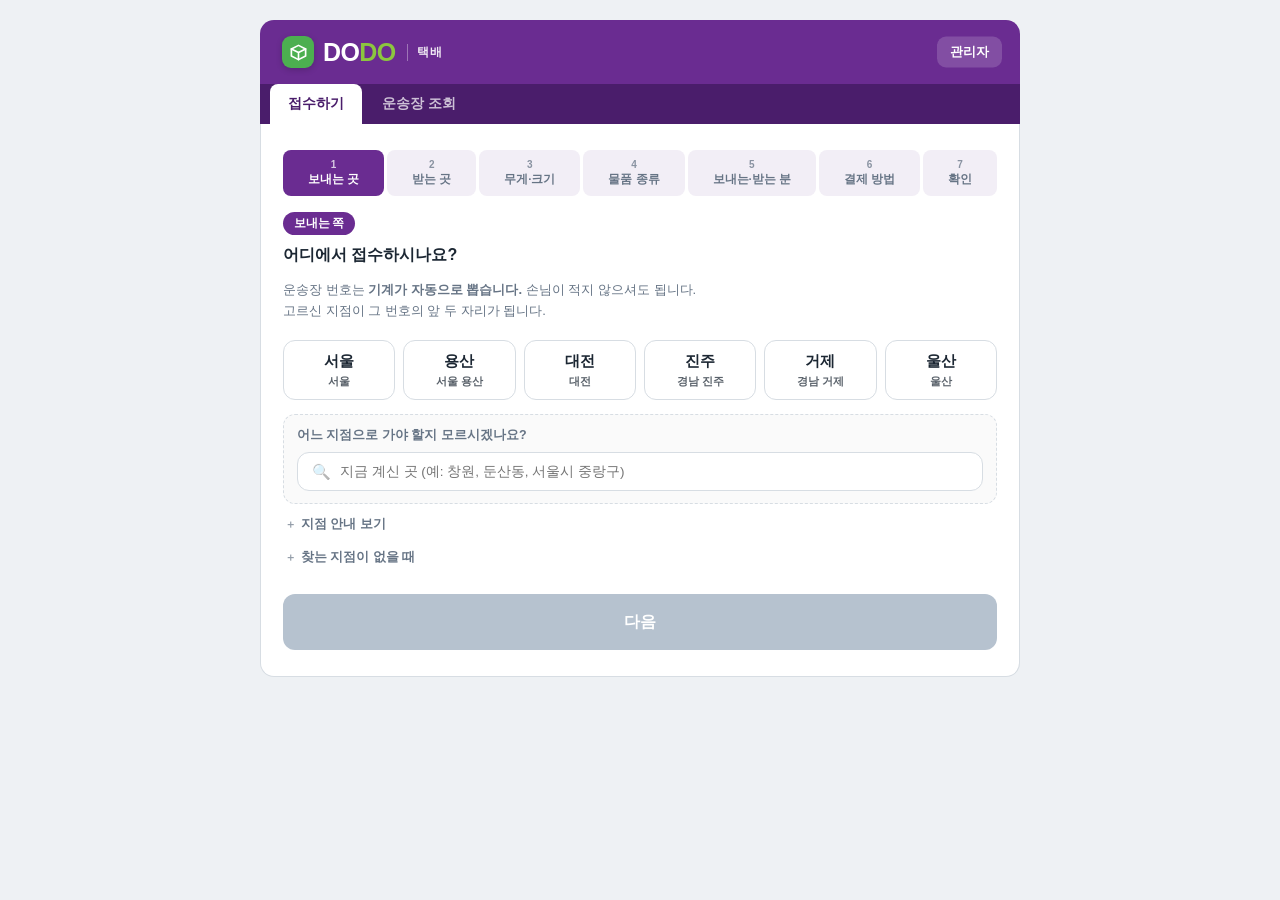
<file: index.html>
<!DOCTYPE html>
<html lang="ko">
<head>
<meta charset="UTF-8">
<meta name="viewport" content="width=device-width, initial-scale=1.0">
<title>두두택배 - 접수하기</title>
<!--
  두두택배 - 접수하기 (CU 키오스크식 5단계)
  =================================================
  4LsRETROSPECTIVEDAY14.md 13줄의 컨셉을 그대로 옮겼다 -
  "지역은 버튼으로 고르게, 전화번호는 자동으로 모양을 맞춰주고,
   요금과 도착 예정일은 기계가 계산하게"

  260807 손으로 눌러 본 뒤 고친 것
  - 저절로 넘어가지 않는다. 고른 것을 보고 '다음'을 눌러 넘어간다
  - 진행 막대를 눌러 이미 지난 단계로 돌아갈 수 있다
  - 뒤로 가도, 위 메뉴로 목록을 보고 와도 적던 내용이 남아 있다
  - "상담원에게 연결" 대신 지역을 직접 찾을 수 있게 했다 (화성 → 경기)
-->
<link rel="stylesheet" href="style.css">
</head>
<body>
<div class="page">
  <div class="topbar">
    <a class="logo" href="index.html">
      <span class="logo-mark" aria-hidden="true">
        <svg viewBox="0 0 24 24" width="19" height="19" fill="none"
             stroke="currentColor" stroke-width="2.1" stroke-linejoin="round" stroke-linecap="round">
          <path d="M3 7.5 12 3l9 4.5v9L12 21 3 16.5z"/>
          <path d="M3 7.5 12 12l9-4.5M12 12v9"/>
        </svg>
      </span>
      <span class="logo-word">DO<b>DO</b></span>
      <span class="logo-sub">택배</span>
    </a>
    <a class="admin-link" href="admin.html">관리자</a>
  </div>
  <nav class="nav">
    <a href="index.html" class="on">접수하기</a>
    <a href="track.html">운송장 조회</a>
  </nav>

  <div class="panel wizard">
    <div class="steptabs" id="dots"></div>

    <section class="step" data-step="1">
      <div class="side from">보내는 쪽</div>
      <h2 class="step-q">어디에서 접수하시나요?</h2>
      <p class="step-sub">운송장 번호는 <b>기계가 자동으로 뽑습니다.</b> 손님이 적지 않으셔도 됩니다.<br>고르신 지점이 그 번호의 앞 두 자리가 됩니다.</p>
      <div class="opt-grid" id="branchGrid"></div>
      <div id="branchPicked"></div>
      <div class="findbox">
        <div class="fb-t">어느 지점으로 가야 할지 모르시겠나요?</div>
        <div class="search-box mini">
          <span class="ico">🔍</span>
          <input type="text" id="nearQ" placeholder="지금 계신 곳 (예: 창원, 둔산동, 서울시 중랑구)" autocomplete="off">
        </div>
        <div id="nearMsg"></div>
      </div>
      <details class="info">
        <summary>지점 안내 보기</summary>
        <div class="info-body">
          <table id="branchTable"></table>
          접수는 위 여섯 지점에서 받고, 배송은 전국으로 나갑니다.
        </div>
      </details>
      <details class="info">
        <summary>찾는 지점이 없을 때</summary>
        <div class="info-body">
          두두택배는 위 여섯 지점에서 접수를 받습니다.<br>
          다른 지역에서 보내시려면 가장 가까운 지점으로 와 주세요 — 배송은 전국으로 나갑니다.<br><br>
          <b>고객센터 1588-0000</b> · 평일 9시–18시<br>
          지점 신설·제휴 문의도 같은 번호로 받습니다.
        </div>
      </details>
    </section>

    <section class="step" data-step="2">
      <div class="side to">받는 쪽</div>
      <h2 class="step-q">어디로 보내시나요?</h2>
      <p class="step-sub"><b>먼저 시·도를 고르시고</b>, 그 아래에 자세한 주소를 적어 주세요.</p>

      <div class="opt-label"><span class="nextup-no">1</span> 시·도 <span class="auto-tag">요금이 여기서 정해집니다</span></div>
      <div class="opt-grid" id="areaGrid"></div>
      <div class="opt-label" id="islandLabel">섬 지역 (도서산간)</div>
      <div class="opt-grid" id="islandGrid"></div>
      <div id="areaPicked"></div>
      <div class="findbox" id="areaFind">
        <div class="fb-t">어느 시·도인지 모르시겠나요?</div>
        <div class="search-box mini">
          <span class="ico">🔍</span>
          <input type="text" id="areaQ" autocomplete="off"
                 placeholder="지역 이름을 쳐 보세요 (예: 거제, 둔산동, 해운대)">
        </div>
        <div class="search-none" id="areaNone" style="display:none"></div>
      </div>

      <div class="f nextup" id="dongBox">
        <label for="receiverDong">
          <span class="nextup-no">2</span> 받는 곳 자세한 주소
        </label>
        <input type="text" id="receiverDong" autocomplete="off"
               placeholder="위에서 시·도를 먼저 골라 주세요">
        <p class="tip">시·군·구, 동, 번지, 건물까지 적어 주세요. <b>운송장에 이대로 찍힙니다.</b></p>
        <div class="err" id="e_receiverDong"></div>
      </div>
    </section>

    <section class="step" data-step="3">
      <h2 class="step-q">무게와 크기를 재 주세요</h2>
      <p class="step-sub">저울에 올린 무게를 적으시면 어느 크기에 드는지 바로 보여 드립니다.</p>
      <div class="scale">
        <div class="scale-body">
          <div class="scale-lcd">
            <div class="led"><i id="ledOn"></i><span>kg</span></div>
            <span class="digits" id="scaleVal">0.0</span><span class="u">kg</span>
          </div>
          <div class="scale-bar"><div class="scale-fill" id="scaleFill"></div></div>
          <div class="scale-marks"><span>0</span><span>2</span><span>5</span><span>15</span><span>25kg</span></div>
          <div class="scale-foot"><span class="dot"></span><span id="scaleGrade">무게를 적어 주세요</span></div>
        </div>
      </div>
      <div class="f" style="margin-top:16px">
        <label for="weightKg">실제 무게 (kg)</label>
        <input type="number" id="weightKg" placeholder="3.0" step="0.1" inputmode="decimal">
        <p class="tip">소수 한 자리까지 적습니다. <b>3</b> 이라고 넣으면 <b>3.0</b> 으로 맞춰 드립니다.</p>
        <div class="err" id="e_weightKg"></div>
      </div>
      <div class="f">
        <label>가로 · 세로 · 높이 (cm)</label>
        <div class="dim3">
          <input type="number" id="widthCm" placeholder="가로" step="any" inputmode="decimal">
          <input type="number" id="heightCm" placeholder="세로" step="any" inputmode="decimal">
          <input type="number" id="depthCm" placeholder="높이" step="any" inputmode="decimal">
        </div>
        <div class="err" id="e_dims"></div>
      </div>
    </section>

    <section class="step" data-step="4">
      <h2 class="step-q">무엇을 보내시나요?</h2>
      <p class="step-sub">보내실 물건에 가장 가까운 것을 골라 주세요.</p>
      <div class="cat-grid" id="catGrid"></div>
      <div id="catPicked"></div>
      <div class="f" style="margin-top:16px">
        <label for="itemName">물품명</label>
        <input type="text" id="itemName" placeholder="이불" autocomplete="off">
        <div class="err" id="e_itemName"></div>
      </div>
      <div id="banBox"></div>
      <div class="soft-confirm" id="softConfirmBox" style="display:none">
        <div id="softConfirmText"></div>
        <label><input type="checkbox" id="staffConfirm"> 위 항목을 직원이 확인했습니다</label>
      </div>
      <div class="packbox" id="packBox" style="display:none">
        <h4 id="packTitle">포장 확인</h4>
        <ul id="packList"></ul>
        <label class="agree">
          <input type="checkbox" id="agreeDamage">
          <span>위와 같이 포장했습니다. 포장이 모자라 생긴 파손은
          <b>배상 대상이 아니라는 점</b>을 확인했습니다.</span>
        </label>
      </div>
      <div class="cantsend">
        <h4>보낼 수 없는 물건</h4>
        <ul id="cantSendList"></ul>
      </div>
    </section>

    <section class="step" data-step="5">
      <div class="side both"><span class="from">보내는 쪽</span><span class="to">받는 쪽</span></div>
      <h2 class="step-q">누가 보내고, 누가 받나요?</h2>
      <p class="step-sub">전화번호는 숫자만 누르시면 모양이 저절로 맞춰집니다.</p>

      <div class="who" style="border:none;padding:0 0 6px">
        <div class="who-tag from">보내는 분</div>
        <div class="who-body" style="padding-top:2px">배송에 문제가 생기면 이 번호로 연락드립니다.</div>
      </div>
      <div class="f">
        <label for="senderName">보내는 분 이름</label>
        <input type="text" id="senderName" placeholder="김민준" autocomplete="off">
        <div class="err" id="e_senderName"></div>
      </div>
      <div class="f">
        <label for="senderPhone">보내는 분 전화</label>
        <input type="tel" id="senderPhone" placeholder="01012345678" inputmode="numeric" autocomplete="off">
        <div class="err" id="e_senderPhone"></div>
      </div>

      <div class="who" style="border:none;padding:18px 0 6px">
        <div class="who-tag to">받는 분</div>
        <div class="who-body" style="padding-top:2px">운송장에 이대로 찍힙니다.</div>
      </div>
      <div class="f">
        <label for="receiverName">받는 분 이름</label>
        <input type="text" id="receiverName" placeholder="이서연" autocomplete="off">
        <div class="err" id="e_receiverName"></div>
      </div>
      <div class="f">
        <label>받는 곳 주소</label>
        <div class="auto-box" id="addrEcho">앞 단계에서 고르신 주소</div>
        <p class="tip">고치시려면 위 진행 막대에서 <b>받는 곳</b>을 눌러 주세요.</p>
      </div>
      <div class="f">
        <label for="receiverPhone">받는 분 전화</label>
        <input type="tel" id="receiverPhone" placeholder="01012345678" inputmode="numeric" autocomplete="off">
        <div class="err" id="e_receiverPhone"></div>
      </div>
      <div class="f">
        <label>배송 요청사항</label>
        <div class="opt-grid" id="noteGrid"></div>
        <p class="tip">이름 칸에 적지 말고 여기서 골라 주세요.</p>
      </div>
    </section>

    <section class="step" data-step="6">
      <h2 class="step-q">요금은 어떻게 내시나요?</h2>
      <p class="step-sub"><b>금액은 둘 다 같습니다.</b> 누가 내는지만 다릅니다.<br>
      <b>선불</b>은 보내는 분이 카운터에서, <b>착불</b>은 받는 분이 물건 받을 때 냅니다.<br>
      어느 쪽이든 이 화면에서는 돈을 받지 않습니다.</p>
      <div class="pay-grid" id="payGrid"></div>
      <div id="payPicked"></div>

      <div id="methodWrap" style="display:none">
        <div class="opt-label">무엇으로 내시나요?</div>
        <div class="opt-grid" id="methodGrid"></div>
        <div id="methodPicked"></div>
      </div>
    </section>

    <section class="step" data-step="7">
      <h2 class="step-q">이대로 접수할까요?</h2>
      <div class="big-price" id="bigPrice"></div>
      <div class="sum" id="summary"></div>
      <details class="why">
        <summary>왜 이 요금인가요?</summary>
        <div class="why-body" id="whyBody"></div>
      </details>
      <div id="saveErr" class="near warn" style="display:none"></div>
      <button type="button" class="rules-open" onclick="openRules()">
        전체 요금 규정 보기 · 내 건이 어디에 해당하는지 표시해 드립니다
      </button>
    </section>

    <div class="step-actions">
      <button type="button" id="prevBtn">이전</button>
      <button type="button" id="nextBtn">다음</button>
    </div>
  </div>
</div>

<script src="calc.js"></script>
<script src="store.js"></script>
<script src="rules.js"></script>
<script>
  const TOTAL = 7;
  const STEP_NAME = ['보내는 곳', '받는 곳', '무게·크기', '물품 종류', '보내는·받는 분', '결제 방법', '확인'];
  const TEXT_IDS = ['senderName', 'senderPhone', 'receiverName', 'receiverPhone',
                    'receiverDong', 'itemName',
                    'weightKg', 'widthCm', 'heightCm', 'depthCm'];

  const $ = id => document.getElementById(id);
  const val = id => $(id).value.trim();

  // 쓰다 만 내용을 담아 둔다. 뒤로 가도, 위 메뉴로 나갔다 와도 남는다.
  let D = Object.assign({ branch: '', area: '', category: '', payType: '',
                          payMethod: '', note: '없음',
                          staffConfirm: false, agreeDamage: false, step: 1, seen: 1 },
                        Store.getDraft());
  // 새로고침은 '앞 손님 끝, 다음 손님' 이라는 뜻이다.
  // 앞사람이 고른 지점·지역·이름이 남아 있으면 그대로 딸려 나간다. 통째로 비운다.
  // 위 메뉴(규정·조회)에 갔다 돌아온 것은 새로고침이 아니므로 있던 것을 그대로 둔다.
  const navType = ((performance.getEntriesByType &&
                    performance.getEntriesByType('navigation')[0]) || {}).type;
  if (navType === 'reload') {
    Store.clearDraft();
    D = { branch: '', area: '', category: '', payType: '',
          payMethod: '', note: '없음',
          staffConfirm: false, agreeDamage: false, step: 1, seen: 1 };
  }
  let step = Math.min(TOTAL, Math.max(1, Number(D.step) || 1));

  function keep() {
    D.step = step;
    D.seen = Math.max(D.seen || 1, step);
    TEXT_IDS.forEach(id => { D[id] = $(id).value; });
    D.staffConfirm = $('staffConfirm').checked;
    D.agreeDamage = $('agreeDamage').checked;
    Store.setDraft(D);
  }
  function restore() {
    TEXT_IDS.forEach(id => { if (D[id] != null) $(id).value = D[id]; });
    $('staffConfirm').checked = !!D.staffConfirm;
    $('agreeDamage').checked = !!D.agreeDamage;
  }

  // ── 고르는 버튼 ─────────────────────────────────────────
  function optButton(value, label, sub, onPick) {
    const b = document.createElement('button');
    b.type = 'button';
    b.className = 'opt';
    b.dataset.value = value;
    b.innerHTML = sub ? label + '<span class="opt-sub">' + sub + '</span>' : label;
    b.onclick = () => onPick(value);
    return b;
  }
  function paintPicked(gridIds, picked) {
    gridIds.forEach(gid => $(gid).querySelectorAll('.opt')
      .forEach(b => b.classList.toggle('on', b.dataset.value === picked)));
  }

  // 1단계 · 지점 ------------------------------------------------
  function drawBranches(order) {
    const list = (order && order.length === BRANCHES.length)
      ? order.map(n => BRANCHES.find(b => b.name === n)) : BRANCHES;
    $('branchGrid').innerHTML = '';
    list.forEach(b => $('branchGrid').appendChild(
      optButton(b.name, b.name.replace('지점', ''), b.at, pickBranch)));
    if (D.branch) paintPicked(['branchGrid'], D.branch);
  }
  drawBranches();

  // 지금 계신 곳으로 가까운 지점 찾기 (추천만 한다. 대신 고르지 않는다)
  function findNear() {
    const q = val('nearQ');
    const box = $('nearMsg');
    if (!q) { box.innerHTML = ''; drawBranches(); return; }
    const r = nearestBranches(q);
    if (!r) {                       // 모르면 조용히 넘기지 않고 멈춘다
      box.className = 'near warn';
      box.innerHTML = '<b>어디인지 못 알아들었습니다.</b><br>' +
        '시·도(경남), 시·군·구(창원시), 동(둔산동) 으로 적어 보세요. ' +
        '<b>아래에서 직접 고르셔도 됩니다.</b>';
      drawBranches();
      return;
    }
    drawBranches(r.list);
    if (r.best) {
      box.className = 'near ok';
      box.innerHTML = '<b>' + r.area + '</b> 에는 <b>' + r.best + '</b> 이 있습니다. ' +
        '(' + r.hub + ')<br>맨 앞으로 옮겨 두었습니다. 다른 지점을 고르셔도 됩니다.';
    } else if (r.sameArea.length > 1) {
      box.className = 'near ok';
      box.innerHTML = '<b>' + r.area + '</b> 에는 지점이 ' + r.sameArea.length + '곳 있습니다 — ' +
        r.sameArea.join(' · ') + '<br>둘 중 가까운 곳으로 골라 주세요.';
    } else if (r.hubBranches.length) {
      box.className = 'near ok';
      box.innerHTML = '<b>' + r.area + '</b> 에는 접수 지점이 없습니다. ' +
        '같은 ' + r.hub + ' 지점을 앞으로 옮겼습니다 — ' + r.hubBranches.join(' · ') +
        '<br><b>어디가 더 가까운지는 저희가 알 수 없습니다.</b> 직접 골라 주세요.';
    } else {
      box.className = 'near warn';
      box.innerHTML = '<b>' + r.area + '</b> 에는 가까운 접수 지점이 없습니다.<br>' +
        '보내실 수는 있습니다. 가실 수 있는 지점을 아래에서 골라 주세요. ' +
        '(고객센터 1588-0000)';
    }
  }
  $('nearQ').addEventListener('input', findNear);
  $('branchTable').innerHTML =
    '<tr><th>코드</th><th>지점</th><th>소재지</th><th>허브</th></tr>' +
    BRANCHES.map(b => '<tr><td>' + b.code + '</td><td>' + b.name +
      '</td><td>' + b.at + '</td><td>' + b.hub + '</td></tr>').join('');

  function pickBranch(v) {
    D.branch = v;
    paintPicked(['branchGrid'], v);
    const b = BRANCHES.find(x => x.name === v);
    $('branchPicked').innerHTML = '<div class="picked-line">' + b.name +
      ' 선택<span class="sub">' + b.at + ' · ' + b.hub +
      ' · 운송장이 <b>' + b.code + '</b> 로 시작합니다</span></div>';
    keep(); sync();
  }

  // 2단계 · 지역 ------------------------------------------------
  AREA_LIST.filter(a => a.region !== '도서산간').forEach(a => $('areaGrid').appendChild(
    optButton(a.area, a.area,
      (a.region === '일반' || a.region === a.area) ? null : a.region, pickArea)));
  AREA_LIST.filter(a => a.region === '도서산간').forEach(a => $('islandGrid').appendChild(
    optButton(a.area, a.area, null, pickArea)));

  function pickArea(v) {
    D.area = v;
    paintPicked(['areaGrid', 'islandGrid'], v);
    const region = determineRegion(v);
    const days = ETA_BUSINESS_DAYS[region];
    const eta = addBusinessDaysTrace(new Date(), days);
    $('areaPicked').innerHTML = '<div class="picked-line">' + v + ' · ' + region + ' 권역' +
      '<span class="sub">지금 접수하시면 <b>' + formatDateISO(eta.finalDate) + ' ' +
      WEEKDAY_KO[eta.finalDate.getDay()] + '요일</b>에 도착합니다 · 접수한 ' +
      Rules.dayWords(days) + ' (토·일요일은 빼고 셉니다)</span></div>';
    $('receiverDong').placeholder = ({
      '서울': '예: 용산구 한남동 12-3 두두빌라 201호',
      '경남': '예: 거제시 아주동 123-45 두두아파트 101동 202호',
      '제주': '예: 제주시 노형동 123-4 두두빌딩 3층',
    })[v] || ('예: ' + v + ' ○○시 ○○동 12-34 ○○아파트 101동 202호');
    // 고르고 나면 '모르시겠나요' 검색 상자는 할 일이 끝났다. 접는다.
    // 안 접으면 다음에 적을 주소 칸 앞을 가려서 눈이 거기 먼저 걸린다.
    $('areaFind').style.display = 'none';
    $('dongBox').classList.add('on');
    if (!val('receiverDong')) {
      $('receiverDong').focus({ preventScroll: true });
      $('dongBox').scrollIntoView({ behavior: 'smooth', block: 'center' });
    }
    keep(); sync();
  }

  // 시·군·구 이름으로도 찾는다. 못 찾으면 화면이 스스로 안내한다.
  $('areaQ').addEventListener('input', e => {
    const q = e.target.value;
    const hit = searchAreas(q);
    let shown = 0;
    ['areaGrid', 'islandGrid'].forEach(gid => $(gid).querySelectorAll('.opt').forEach(b => {
      const on = hit.includes(b.dataset.value);
      b.style.display = on ? '' : 'none';
      if (on) shown++;
    }));
    // 못 찾았다고 버튼을 감추지 않는다. 우리가 아는 지명은 시·군·구까지라
    // '아주동' 처럼 더 작은 동네는 못 알아본다. 주소는 적으신 그대로
    // 저장되니, 시·도만 손으로 골라 주시면 된다.
    if (!shown) {
      ['areaGrid', 'islandGrid'].forEach(gid =>
        $(gid).querySelectorAll('.opt').forEach(b => { b.style.display = ''; }));
      $('islandLabel').style.display = '';
      $('areaNone').style.display = 'block';
      $('areaNone').innerHTML =
        '<b>그 이름은 저희가 못 알아봅니다.</b> 시·군·구까지만 알고 있습니다.<br>' +
        '<b>위에서 시·도만 골라 주시고</b>, 자세한 주소는 아래 칸에 적어 주세요. ' +
        '적으신 그대로 운송장에 찍힙니다.';
    } else {
      const anyIsland = hit.some(a => determineRegion(a) === '도서산간');
      $('islandLabel').style.display = anyIsland ? '' : 'none';
      $('areaNone').style.display = 'none';
    }
  });

  // 3단계 · 물품 종류 -------------------------------------------
  CATEGORIES.forEach(c => {
    const b = document.createElement('button');
    b.type = 'button'; b.className = 'cat'; b.dataset.value = c.name;
    b.innerHTML = '<span class="ci">' + c.icon + '</span><span class="cn">' + c.name + '</span>' +
      (c.eg ? '<span class="ceg">' + c.eg + '</span>' : '');
    b.onclick = () => pickCat(c.name);
    $('catGrid').appendChild(b);
  });
  $('cantSendList').innerHTML = CANT_SEND.map(t => '<li>' + t + '</li>').join('');

  function pickCat(v) {
    D.category = v;
    $('catGrid').querySelectorAll('.cat').forEach(b => b.classList.toggle('on', b.dataset.value === v));
    const c = CATEGORIES.find(x => x.name === v);
    $('catPicked').innerHTML = '<div class="picked-line">' + c.icon + ' ' + c.name + ' 선택' +
      (c.note ? '<span class="sub">' + c.note + '</span>' : '') + '</div>';
    keep(); sync();
  }

  // 3단계 · 저울 -------------------------------------------------
  function paintScale() {
    const raw = val('weightKg');
    const pct = scalePercent(raw), g = gradeByWeight(raw);
    const n = Number(raw);
    $('scaleVal').textContent = raw === '' ? '0.0' : toOneDecimal(raw);
    const fill = $('scaleFill');
    fill.style.width = pct + '%';
    const cls = !g ? (isFinite(n) && n > 0 ? 'over' : '')
      : ({ '극소형': '', '소형': 'g2', '중형': 'g3', '대형': 'g4' })[g];
    fill.className = 'scale-fill ' + cls;
    $('ledOn').className = (isFinite(n) && n > 0) ? 'on' : '';
    const box = $('scaleGrade');
    if (raw === '') box.textContent = '저울에 올리고 무게를 적어 주세요';
    else if (!g) box.textContent = '25kg이 넘어 보낼 수 없습니다';
    else box.textContent = '무게로는 ' + g + ' 입니다 (크기도 함께 봅니다)';
  }

  // 4단계 · 포장 안내 -------------------------------------------
  function paintPack() {
    const box = $('packBox');
    if (!D.category) { box.style.display = 'none'; return; }
    box.style.display = 'block';
    $('packTitle').textContent = D.category + ' 포장 확인';
    $('packList').innerHTML = (PACKING[D.category] || []).concat(PACK_COMMON)
      .map(t => '<li>' + t + '</li>').join('');
  }

  // 6단계 · 결제 방법 -------------------------------------------
  PAY_TYPES.forEach(p => {
    const b = document.createElement('button');
    b.type = 'button'; b.className = 'pay'; b.dataset.value = p.name;
    b.innerHTML = '<span class="pi">' + p.icon + '</span><span class="pn">' + p.name +
      '</span><span class="pw">' + p.who + '</span>';
    b.onclick = () => pickPay(p.name);
    $('payGrid').appendChild(b);
  });
  function pickPay(v) {
    D.payType = v;
    $('payGrid').querySelectorAll('.pay').forEach(b => b.classList.toggle('on', b.dataset.value === v));
    $('payPicked').innerHTML = '<div class="picked-line">' + v + '<span class="sub">' +
      (v === '착불'
        ? '운송장에 <b>착불</b>로 찍힙니다. <b>받는 분이 물건 받을 때</b> 냅니다. 지금 내실 것은 없습니다.'
        : '운송장에 <b>선불</b>로 찍힙니다. 접수를 마치신 뒤 <b>카운터에서</b> 내시면 됩니다.') +
      '</span></div>';
    // 선불이면 카운터에서 무엇으로 낼지까지 미리 골라 둔다
    $('methodWrap').style.display = (v === '선불') ? 'block' : 'none';
    if (v === '착불') { D.payMethod = ''; $('methodPicked').innerHTML = ''; }
    keep(); sync();
  }

  function pickMethod(v) {
    D.payMethod = v;
    paintPicked(['methodGrid'], v);
    $('methodPicked').innerHTML =
      '<div class="picked-line">' + v + '<span class="sub">' +
      '접수를 마친 뒤 <b>카운터에서 ' + v + '으로 결제</b>해 주세요. 여기서는 받지 않습니다.' +
      '</span></div>';
    keep(); sync();
  }
  PAY_METHODS.forEach(m => $('methodGrid').appendChild(
    optButton(m.name, m.icon + ' ' + m.name, null, pickMethod)));

  // 5단계 · 배송 요청사항 ---------------------------------------
  // 정책서 receiver_name 항목 - 이름 칸에 '(직접수령)' 같은 메모가 섞인 건이
  // 100건 있었고, 정답은 "이름만" 이었다. 적을 곳이 없어서 이름 칸에 적은
  // 것이므로 적을 곳을 만든다. 고르는 방식이라 표기가 갈리지 않는다.
  const NOTES = ['없음', '문앞에 놓기', '경비실에 맡기기', '직접 받기', '부재시 연락'];
  NOTES.forEach(t => $('noteGrid').appendChild(
    optButton(t, t, null, v => {
      D.note = v;
      paintPicked(['noteGrid'], v);
      keep(); sync();
    })));

  // 5·확인 단계 입력 ---------------------------------------------
  ['receiverPhone', 'senderPhone'].forEach(id => $(id).addEventListener('input', e => {
    e.target.value = formatPhone(e.target.value);
    keep(); sync();
  }));
  $('agreeDamage').addEventListener('change', () => { keep(); sync(); });
  // 무게는 손을 떼면 소수 한 자리로 맞춘다. 3 이라고 넣어도 3.0 으로 보인다.
  $('weightKg').addEventListener('blur', e => {
    e.target.value = toOneDecimal(e.target.value);
    keep(); sync();
  });
  TEXT_IDS.forEach(id => $(id).addEventListener('input', () => { keep(); sync(); }));
  $('staffConfirm').addEventListener('change', () => { keep(); sync(); });

  // ── 단계별 검사 ─────────────────────────────────────────
  function checkStep(n) {
    const errs = {};
    if (n === 1 && !branchCodeOf(D.branch)) errs._ = '접수 지점을 골라 주세요.';
    if (n === 2) {
      if (!val('receiverDong')) errs.receiverDong = '받는 곳 주소를 적어 주세요.';
      if (!determineRegion(D.area)) errs._ = '시·도를 골라 주세요.';
    }
    if (n === 3) {
      const w = checkNumber('weightKg', val('weightKg'));
      if (w.err) errs.weightKg = w.err;
      const dims = ['widthCm', 'heightCm', 'depthCm'].map(k => checkNumber(k, val(k)));
      const dimErr = dims.find(d => d.err);
      if (dimErr) errs.dims = dimErr.err;
      if (!w.err && !dimErr) {
        const sum = dims.reduce((t, d) => t + d.n, 0);
        const bw = Math.max(w.n, dims.reduce((t, d) => t * d.n, 1) / 6000);
        if (!determineGrade(sum, bw)) {
          errs.dims = '보낼 수 있는 크기를 넘었습니다. 세 변의 합 ' + sum + 'cm, 요금 무게 ' +
            bw.toFixed(2) + 'kg 입니다.<br>대형(세 변의 합 160cm · 25kg)까지 받습니다. ' +
            '상자를 나눠 두 건으로 보내 주세요.';
        }
      }
    }
    if (n === 4) {
      if (!D.category) errs._ = '물품 종류를 골라 주세요.';
      if (D.category && !$('agreeDamage').checked) errs._ = '포장 확인에 체크해 주세요.';
    }
    if (n === 5) {
      if (!val('senderName')) errs.senderName = '보내는 분 이름을 입력해 주세요.';
      if (!val('receiverName')) errs.receiverName = '받는 분 이름을 입력해 주세요.';
      else if (/[()（）]|님\s*$/.test(val('receiverName')))
        errs.receiverName = '이름만 적어 주세요. 요청사항·호칭은 넣지 않습니다.';
      const p = val('receiverPhone');
      if (!p) errs.receiverPhone = '받는 분 전화번호를 입력해 주세요.';
      else if (!isValidPhone(p)) errs.receiverPhone = '자릿수가 맞지 않습니다 (지금 ' + phoneDigits(p).length + '자리).';
      const sp = val('senderPhone');
      if (!sp) errs.senderPhone = '보내는 분 전화번호를 입력해 주세요.';
      else if (!isValidPhone(sp)) errs.senderPhone = '자릿수가 맞지 않습니다 (지금 ' + phoneDigits(sp).length + '자리).';
    }
    if (n === 5 && !D.note) errs._ = '배송 요청사항을 골라 주세요.';
    if (n === 6) {
      if (!D.payType) errs._ = '결제 방법을 골라 주세요.';
      else if (D.payType === '선불' && !D.payMethod) errs._ = '무엇으로 내실지 골라 주세요.';
    }
    if (n === 4) {
      if (!val('itemName')) errs.itemName = '물품명을 입력해 주세요.';
      const ban = checkBanned(val('itemName'));
      if (ban.hardHits.length) {
        errs.itemName = '접수 불가 품목입니다 — ' + ban.hardHits[0].category +
          ' "' + ban.hardHits[0].keyword + '" 은(는) 보낼 수 없습니다.';
      } else if (ban.softHits.length && !$('staffConfirm').checked) {
        errs.itemName = '직원 확인 체크가 필요합니다.';
      }
    }
    return errs;
  }
  // 1단계부터 n-1단계까지 다 채웠나
  function clearedUpTo(n) {
    for (let i = 1; i < n; i++) if (Object.keys(checkStep(i)).length) return false;
    return true;
  }

  // ── 화면 갱신 ───────────────────────────────────────────
  function sync() {
    if (step === 4) {
      const ban = checkBanned(val('itemName'));
      const box = $('banBox'), soft = $('softConfirmBox');
      if (ban.hardHits.length) {
        const h = ban.hardHits[0];
        box.innerHTML = '<span class="badge bad">접수 불가 — ' + h.category + ' "' + h.keyword +
          '" 은(는) 보낼 수 없는 물건입니다.</span>';
        soft.style.display = 'none';
      } else if (ban.softHits.length) {
        box.innerHTML = '<span class="badge warn">물건에 따라 달라서 직원이 한 번 봐야 합니다.</span>';
        soft.style.display = 'block';
        $('softConfirmText').innerHTML = ban.softHits
          .map(h => '・<b>' + h.keyword + '</b> — ' + h.ask).join('<br>');
      } else {
        box.innerHTML = '';
        soft.style.display = 'none';
      }
    }
    const errs = checkStep(step);
    ['senderName', 'senderPhone', 'receiverName', 'receiverPhone', 'receiverDong',
     'itemName', 'weightKg', 'dims']
      .forEach(k => { const el = $('e_' + k); if (el) el.textContent = errs[k] || ''; });
    $('nextBtn').disabled = Object.keys(errs).length > 0;
    const echo = $('addrEcho');
    if (echo) {
      const a = D.area ? (D.area + ' ' + (val('receiverDong') || '')).trim() : '';
      echo.textContent = a || '앞 단계에서 고르신 주소';
      echo.className = a ? 'auto-box' : 'auto-box empty';
    }
    paintScale(); paintPack();
    paintDots();
  }

  // 진행 막대 - 이미 지난 단계는 눌러서 돌아갈 수 있다
  function paintDots() {
    $('dots').innerHTML = '';
    for (let i = 1; i <= TOTAL; i++) {
      const d = document.createElement('div');
      const can = i <= (D.seen || 1) && clearedUpTo(i);
      d.className = 'st' + (i < step ? ' done' : i === step ? ' on' : '') + (can ? ' can' : '');
      d.innerHTML = '<span class="n">' + i + '</span>' + STEP_NAME[i - 1];
      if (can) d.onclick = () => go(i);
      $('dots').appendChild(d);
    }
  }

  function go(n) {
    n = Math.min(TOTAL, Math.max(1, n));
    if (n > step && Object.keys(checkStep(step)).length) return;   // 앞으로는 다 채워야
    if (n > step && !clearedUpTo(n)) return;
    step = n;
    D.seen = Math.max(D.seen || 1, step);
    document.querySelectorAll('.step').forEach(s =>
      s.classList.toggle('on', Number(s.dataset.step) === step));
    $('prevBtn').style.display = step === 1 ? 'none' : '';   // 자리를 비워 두지 않는다
    // 이 화면은 돈을 받지 않는다. 접수만 하고 결제는 카운터에서 한다.
    $('nextBtn').textContent = step < TOTAL ? '다음' : '접수 완료';
    // 확인 화면 그리다 실패해도 화면이 통째로 멈추지 않게 한다
    if (step === TOTAL) { try { renderConfirm(); } catch (e) { go(step - 1); return; } }
    window.scrollTo({ top: 0, behavior: 'smooth' });
    keep(); sync();
  }

  // ── 마지막 확인 화면 ────────────────────────────────────
  function draft() {
    const w = Number(val('weightKg'));
    const x = Number(val('widthCm')), y = Number(val('heightCm')), z = Number(val('depthCm'));
    const vol = (x * y * z) / 6000, billed = Math.max(w, vol), sum = x + y + z;
    const grade = determineGrade(sum, billed), region = determineRegion(D.area);
    const price = RATE_TABLE.find(t => t.grade === grade).price[region];
    const eta = addBusinessDaysTrace(new Date(), ETA_BUSINESS_DAYS[region]);
    return { w, x, y, z, vol, billed, sum, grade, region, price, eta };
  }

  function renderConfirm() {
    const d = draft();
    $('bigPrice').innerHTML =
      '<div class="won">' + formatWon(d.price) + '</div>' +
      '<div class="eta">' + d.grade + ' · ' + d.region + ' 권역<br>' +
      '<b>' + formatDateISO(d.eta.finalDate) + ' ' + WEEKDAY_KO[d.eta.finalDate.getDay()] +
      '요일</b> 도착 예정 · 접수한 ' + Rules.dayWords(ETA_BUSINESS_DAYS[d.region]) +
      ' (토·일요일 제외)</div>';

    $('summary').innerHTML =
      '<div style="padding:4px 14px">' +
      '<div class="who"><div class="who-tag from">보내는 분</div><div class="who-body">' +
        '<div class="who-name">' + show(val('senderName')) + '</div>' +
        '<div class="who-line">' + show(val('senderPhone')) + '</div>' +
        '<div class="who-line">' + D.branch + ' 접수</div></div></div>' +
      '<div class="who"><div class="who-tag to">받는 분</div><div class="who-body">' +
        '<div class="who-name">' + show(val('receiverName')) + '</div>' +
        '<div class="who-line">' + show(val('receiverPhone')) + '</div>' +
        '<div class="who-line">' + D.area + ' ' + show(val('receiverDong')) +
        ' · ' + d.region + ' 권역</div></div></div></div>';

    const rows = [
      ['배송 요청사항', show(D.note)],
      ['결제 방법', D.payType === '선불'
        ? '선불 · ' + show(D.payMethod) + ' (지금 받습니다)'
        : '착불 (받는 분이 물건 받을 때 냅니다)'],
      ['물품 종류', show(D.category)],
      ['물품', show(val('itemName'))],
      ['실제 무게', show(toOneDecimal(d.w), 'kg')],
      ['크기', d.x + ' × ' + d.y + ' × ' + d.z + ' cm (합 ' + d.sum + 'cm)'],
      ['요금 무게', show(d.billed.toFixed(2), 'kg')],
      ['크기 등급', show(d.grade)],
    ];
    $('summary').innerHTML += rows.map(r =>
      '<div class="sum-row"><span class="k">' + r[0] + '</span><span class="v">' + r[1] + '</span></div>').join('');

    const gt = gradeTrace(d.sum, d.billed);
    const gradeLines = gt.lines.map(l => l.grade + '(' + l.maxSum + 'cm / ' + l.maxWeight + 'kg): ' +
      (l.pass ? '<b>통과 → 이 등급</b>'
        : (!l.sumOk && !l.wtOk ? '둘 다 초과' : !l.sumOk ? '세변합 초과' : '무게 초과'))).join('<br>');
    const etaLines = d.eta.trace.map(t => formatDateISO(t.date) + '(' + WEEKDAY_KO[t.dow] + ') — ' +
      (t.isWeekend ? '주말이라 세지 않음' : t.countedAt + '일째')).join('<br>');

    $('whyBody').innerHTML =
      '<div class="calc-step"><div class="calc-step-title">1. 부피 무게</div><div class="calc-step-body">' +
        d.x + ' × ' + d.y + ' × ' + d.z + ' ÷ 6000 = <b>' + d.vol.toFixed(2) + 'kg</b></div></div>' +
      '<div class="calc-step"><div class="calc-step-title">2. 요금에 쓰는 무게</div><div class="calc-step-body">' +
        '실제 ' + toOneDecimal(d.w) + 'kg 과 부피 ' + d.vol.toFixed(2) + 'kg 중 큰 값 = <b>' +
        d.billed.toFixed(2) + 'kg</b></div></div>' +
      '<div class="calc-step"><div class="calc-step-title">3. 크기</div><div class="calc-step-body">' +
        gradeLines + '</div></div>' +
      '<div class="calc-step"><div class="calc-step-title">4. 요금표에서 찾기</div><div class="calc-step-body">' +
        d.grade + ' × ' + d.region + ' = <b>' + formatWon(d.price) + '</b></div></div>' +
      '<div class="calc-step"><div class="calc-step-title">5. 도착일 세기</div><div class="calc-step-body">' +
        etaLines + '</div></div>';
  }

  // ── 접수 ────────────────────────────────────────────────
  async function submit() {
    const btn = $('nextBtn');
    btn.disabled = true;
    btn.textContent = '접수 중...';
    const d = draft();
    const code = branchCodeOf(D.branch);

    function build(no) {
      return {
        trackingNo: no,          // null 이면 서버가 뽑는다
        branchCode: code,        // 서버가 번호를 뽑을 때 쓴다
        branchName: D.branch,
        senderName: val('senderName'),
        senderPhone: val('senderPhone'),
        payType: D.payType,
      payMethod: D.payMethod || '',
        deliveryNote: D.note || '없음',
        channel: '방문접수',
        receiverName: val('receiverName'),
        receiverPhone: val('receiverPhone'),
        receiverArea: D.area,
        receiverDong: val('receiverDong'),
        regionType: d.region,
        category: D.category,
        itemName: val('itemName'),
        weightKg: d.w, widthCm: d.x, heightCm: d.y, depthCm: d.z,
        volumeWeightKg: Math.round(d.vol * 100) / 100,
        billedWeightKg: Math.round(d.billed * 10) / 10,
        sizeGrade: d.grade,
        price: d.price,
        etaDate: formatDateISO(d.eta.finalDate),
      };
    }

    // 260807 번호는 화면이 정하지 않는다. 지점 코드만 보내고 서버가 뽑는다.
    // 화면은 표에 무엇이 있는지 모르기 때문이다 (화면_서버_대조표 1번).
    const res = await Store.save(build(null));

    if (!res || !res.ok) {
      btn.disabled = false;
      btn.textContent = '접수 완료';
      $('saveErr').style.display = 'block';
      $('saveErr').innerHTML = '<b>접수가 저장되지 않았습니다.</b><br>' +
        '운송장을 발급하지 않았습니다. <b>다시 눌러 주시고</b>, ' +
        '그래도 안 되면 직원에게 알려 주세요.<br>' +
        '<span class="why-small">' +
        (res && res.duplicate ? '같은 번호가 이미 있습니다.'
                              : '까닭: ' + ((res && res.error) || '서버에 닿지 못했습니다')) +
        '</span>';
      window.scrollTo({ top: document.body.scrollHeight, behavior: 'smooth' });
      return;
    }
    Store.clearDraft();
    location.href = 'done.html';
  }

  // 규정 창 - 지금 적은 내용에 해당하는 칸을 노랗게 짚어 준다.
  // 260807 이 함수가 없어서 7단계 '전체 요금 규정 보기'가 안 열렸다.
  function openRules() {
    let d = {};
    try { if (D.branch && D.area && val('weightKg') && val('widthCm')) d = draft(); } catch (e) {}
    Rules.open({ branchName: D.branch, receiverArea: D.area,
                 regionType: d.region, sizeGrade: d.grade });
  }
  window.openRules = openRules;

  $('prevBtn').onclick = () => go(step - 1);
  $('nextBtn').onclick = () => (step === TOTAL ? submit() : go(step + 1));

  // ── 시작 ────────────────────────────────────────────────
  restore();
  // 260807 전에는 속으로 '선불' 로 정해 두고 버튼은 안 눌린 것처럼 보였다.
  // 그래서 아무도 안 누르고 지나갔다. 그렇다고 선불을 미리 눌러 두면
  // 이번엔 착불이 없어진 것처럼 보인다. 둘 다 안 누른 채로 두고,
  // 고르기 전에는 다음으로 못 넘어가게 막는다. 누가 내는지는 손님이 정한다.
  if (D.payType) pickPay(D.payType);
  if (D.payMethod) pickMethod(D.payMethod);
  if (D.branch) pickBranch(D.branch);
  if (D.area) pickArea(D.area);
  go(step);
</script>
</body>
</html>
</file>
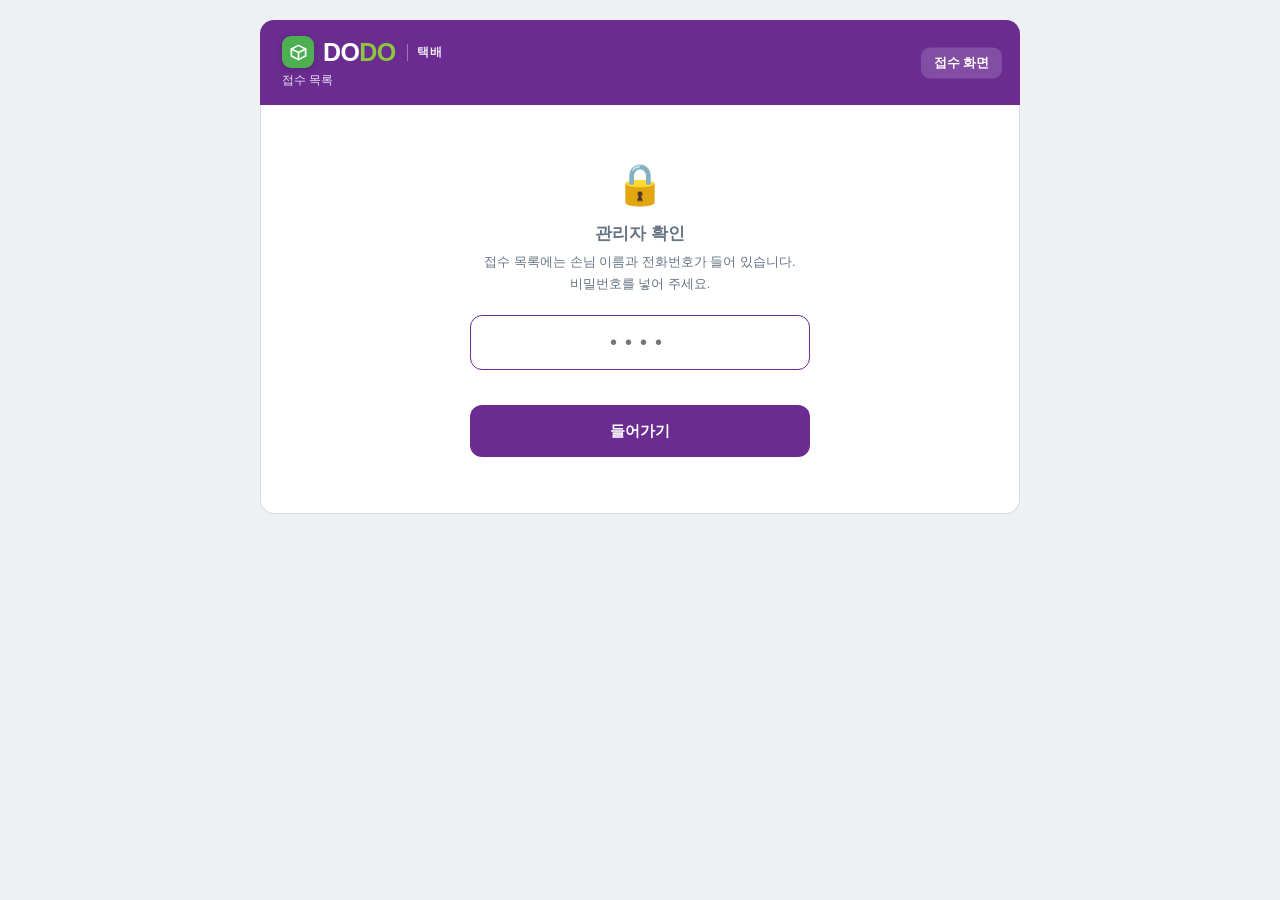
<file: admin.html>
<!DOCTYPE html>
<html lang="ko">
<head>
<meta charset="UTF-8">
<meta name="viewport" content="width=device-width, initial-scale=1.0">
<title>두두택배 - 관리자</title>
<!--
  두두택배 - 관리자 (접수 목록)
  =================================================
  접수 목록에는 손님 이름·전화가 들어 있어서 아무나 보면 안 된다.
  그래서 손님 화면(접수·조회)에서 떼어 여기로 옮겼다.

  비밀번호는 이 파일에 없다. 서버(api/shipments.js)가 검사한다.
  화면에 적어 두면 소스 보기로 다 보이기 때문이다.
-->
<link rel="stylesheet" href="style.css">
</head>
<body>
<div class="page">
  <div class="topbar">
    <a class="logo" href="index.html">
      <span class="logo-mark" aria-hidden="true">
        <svg viewBox="0 0 24 24" width="19" height="19" fill="none"
             stroke="currentColor" stroke-width="2.1" stroke-linejoin="round" stroke-linecap="round">
          <path d="M3 7.5 12 3l9 4.5v9L12 21 3 16.5z"/>
          <path d="M3 7.5 12 12l9-4.5M12 12v9"/>
        </svg>
      </span>
      <span class="logo-word">DO<b>DO</b></span>
      <span class="logo-sub">택배</span>
    </a>
    <div class="sub">접수 목록</div>
    <a class="admin-link" href="index.html">접수 화면</a>
  </div>
  <div class="panel" id="panel"></div>
</div>

<script src="calc.js"></script>
<script src="store.js"></script>
<script src="rules.js"></script>
<script>
  const $ = id => document.getElementById(id);
  const panel = $('panel');

  function lockScreen(msg) {
    panel.innerHTML =
      '<div class="lock">' +
        '<div class="ico">🔒</div>' +
        '<h3>관리자 확인</h3>' +
        '<p>접수 목록에는 손님 이름과 전화번호가 들어 있습니다.<br>비밀번호를 넣어 주세요.</p>' +
        '<input type="password" id="pw" inputmode="numeric" autocomplete="off" placeholder="••••">' +
        '<div class="err" id="pwerr">' + (msg || '') + '</div>' +
        '<button type="button" id="pwgo">들어가기</button>' +
      '</div>';
    $('pw').focus();
    $('pw').addEventListener('keydown', e => { if (e.key === 'Enter') tryPass(); });
    // 다 치면 버튼을 누르지 않아도 들어간다
    $('pw').addEventListener('input', e => {
      $('pwerr').textContent = '';
      if (e.target.value.trim().length >= 4) tryPass();
    });
    $('pwgo').onclick = tryPass;
  }

  let checking = false;
  async function tryPass() {
    if (checking) return;
    const p = $('pw').value.trim();
    if (!p) { $('pwerr').textContent = '비밀번호를 넣어 주세요.'; return; }
    checking = true;
    $('pwgo').textContent = '확인 중...';
    const got = await Store.adminList(p);
    checking = false;
    $('pwgo').textContent = '들어가기';
    if (got.denied) { $('pwerr').textContent = got.error; $('pw').value = ''; $('pw').focus(); return; }
    Store.savePass(p);
    render(got);
  }

  function render(got) {
    const rows = got.rows || [];
    const priced = rows.filter(s => typeof s.price === 'number' && isFinite(s.price));
    const total = priced.reduce((sum, s) => sum + s.price, 0);
    const noPrice = rows.length - priced.length;
    const tests = rows.filter(s => s.is_test === true || s.isTest === true).length;

    const body = rows.length === 0
      ? '<tr class="empty-row"><td colspan="18">아직 접수 내역이 없습니다</td></tr>'
      : rows.map(s => '<tr>' +
          '<td>' + show(s.trackingNo) + '</td><td>' + show(s.branchName) + '</td>' +
          '<td>' + show(s.senderName) + '</td><td>' + show(s.senderPhone) + '</td>' +
          '<td>' + show(s.receiverName) + '</td><td>' + show(s.receiverPhone) + '</td>' +
          '<td>' + show(s.receiverArea) + '</td><td>' + show(s.receiverDong) + '</td>' +
          '<td>' + show(s.regionType) + '</td><td>' + show(s.category) + '</td>' +
          '<td>' + show(s.itemName) + '</td><td>' + show(s.billedWeightKg, 'kg') + '</td>' +
          '<td>' + show(s.sizeGrade) + '</td><td>' + show(s.deliveryNote) + '</td>' +
          '<td>' + show(s.payType) + '</td><td>' + formatWon(s.price) + '</td>' +
          '<td>' + show(s.etaDate) + '</td></tr>').join('');

    panel.innerHTML =
      '<div class="admin-head">' +
        '<h2 style="margin:0;font-size:16px">접수 목록</h2>' +
        '<button type="button" class="admin-out" id="out">나가기</button>' +
      '</div>' +
      '<p class="count-line">' +
        rows.length + '건 · 합계 ' + formatWon(total) +
        (noPrice ? ' (요금 없는 ' + noPrice + '건 제외)' : '') +
        (tests ? ' · 연습 ' + tests + '건' : '') +
        (got.offline ? ' · ⚠️ 서버에 못 닿아 이 브라우저 것만 보입니다' : ' · 서버에서 읽었습니다') +
      '</p>' +
      '<div class="list-section"><table><thead><tr>' +
        '<th>운송장</th><th>지점</th><th>보내는분</th><th>보내는전화</th>' +
        '<th>받는분</th><th>받는전화</th><th>지역</th><th>상세주소</th><th>권역</th>' +
        '<th>종류</th><th>물품</th><th>요금무게</th><th>등급</th><th>요청사항</th>' +
        '<th>결제</th><th>수단</th><th>요금</th><th>도착예정</th>' +
      '</tr></thead><tbody>' + body + '</tbody></table></div>' +
      '<div class="center-actions">' +
        '<a class="btn-main" href="index.html">접수 화면</a>' +
        '<button type="button" class="btn-sub" onclick="Rules.open()">요금 규정 보기</button>' +
      '</div>';

    $('out').onclick = () => { Store.forgetPass(); lockScreen(''); };
  }

  // 아까 넣은 비밀번호가 남아 있으면 바로 들어간다 (탭을 닫으면 사라진다)
  (async () => {
    const saved = Store.getPass();
    if (!saved) return lockScreen('');
    const got = await Store.adminList(saved);
    if (got.denied) { Store.forgetPass(); return lockScreen(''); }
    render(got);
  })();
</script>
</body>
</html>
</file>
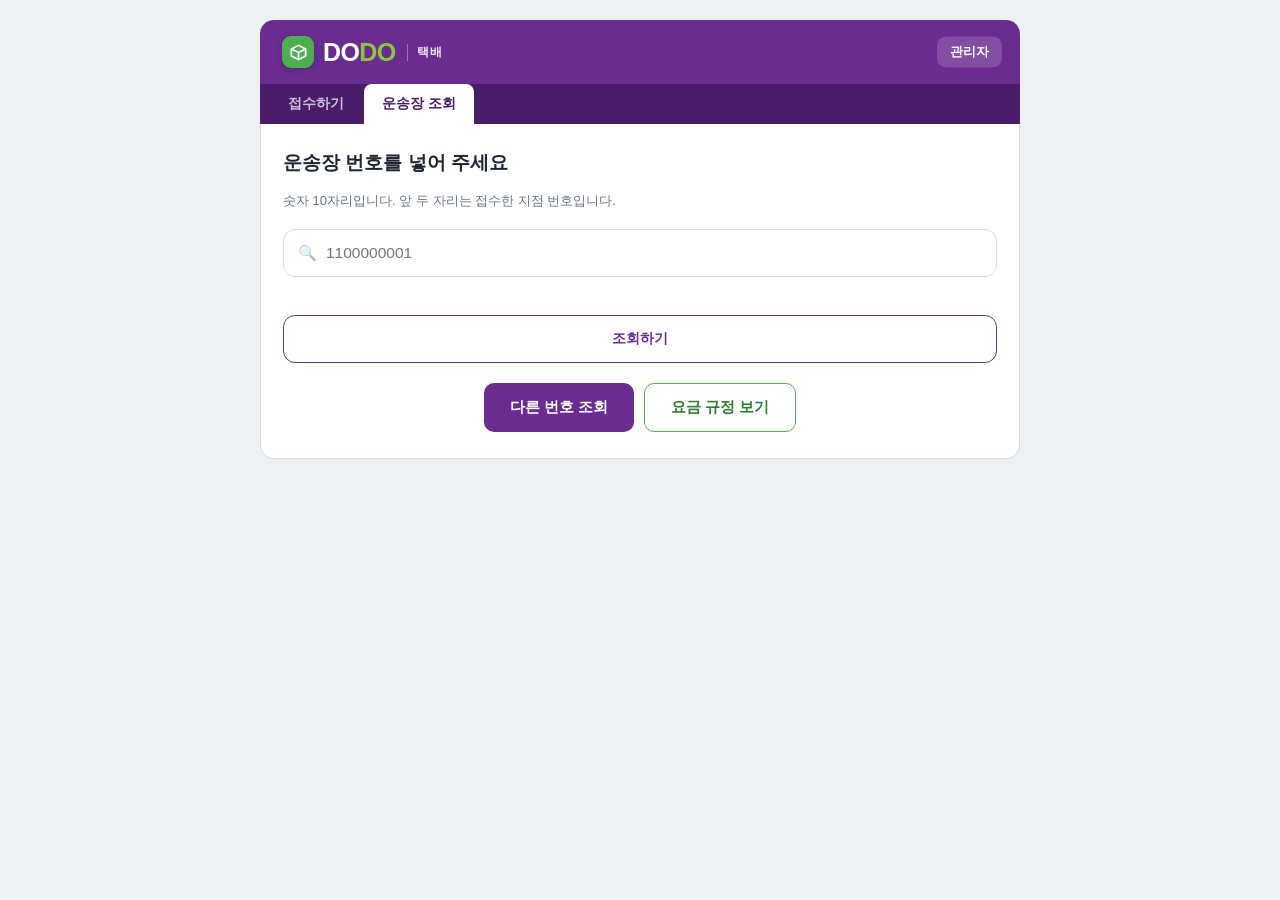
<file: track.html>
<!DOCTYPE html>
<html lang="ko">
<head>
<meta charset="UTF-8">
<meta name="viewport" content="width=device-width, initial-scale=1.0">
<title>두두택배 - 운송장 조회</title>
<!--
  두두택배 - 운송장 조회
  =================================================
  번호 10자리로 표에서 한 건을 찾아 보여 준다.
  이 화면은 표(Supabase)를 붙인 뒤에야 쓸모가 있다. 브라우저 안에만
  자료가 있을 때는 다른 창구에서 접수한 건을 못 찾기 때문이다.
  값이 비어 있어도 '-' 로 찍고 멈추지 않는다.
-->
<link rel="stylesheet" href="style.css">
</head>
<body>
<div class="page">
  <div class="topbar">
    <a class="logo" href="index.html">
      <span class="logo-mark" aria-hidden="true">
        <svg viewBox="0 0 24 24" width="19" height="19" fill="none"
             stroke="currentColor" stroke-width="2.1" stroke-linejoin="round" stroke-linecap="round">
          <path d="M3 7.5 12 3l9 4.5v9L12 21 3 16.5z"/>
          <path d="M3 7.5 12 12l9-4.5M12 12v9"/>
        </svg>
      </span>
      <span class="logo-word">DO<b>DO</b></span>
      <span class="logo-sub">택배</span>
    </a>
    <a class="admin-link" href="admin.html">관리자</a>
  </div>
  <nav class="nav">
    <a href="index.html">접수하기</a>
    <a href="track.html" class="on">운송장 조회</a>
  </nav>

  <div class="panel">
    <h2 class="step-q" style="font-size:19px">운송장 번호를 넣어 주세요</h2>
    <p class="step-sub">숫자 10자리입니다. 앞 두 자리는 접수한 지점 번호입니다.</p>
    <div class="f">
      <div class="search-box" style="margin-bottom:0">
        <span class="ico">🔍</span>
        <input type="tel" id="q" placeholder="1100000001" inputmode="numeric" maxlength="13" autocomplete="off">
      </div>
      <div class="err" id="qerr"></div>
    </div>
    <button type="button" class="rules-open" id="go" style="margin-top:4px">조회하기</button>
    <div id="out" style="margin-top:18px"></div>
    <div class="center-actions">
      <button type="button" class="btn-main" id="again">다른 번호 조회</button>
      <button type="button" class="btn-sub" onclick="Rules.open()">요금 규정 보기</button>
    </div>
  </div>
</div>

<script src="calc.js"></script>
<script src="store.js"></script>
<script src="rules.js"></script>
<script>
  const $ = id => document.getElementById(id);
  const row = (k, v) => '<div class="rrow"><span class="rk">' + k + '</span><span class="rv">' + v + '</span></div>';

  // 숫자만 남기고 보기 좋게 끊어 준다
  $('q').addEventListener('input', e => {
    const d = e.target.value.replace(/\D/g, '').slice(0, 10);
    e.target.value = d.length > 2 ? d.slice(0, 2) + ' ' + d.slice(2) : d;
    $('qerr').textContent = '';
  });
  $('q').addEventListener('keydown', e => { if (e.key === 'Enter') find(); });
  $('go').onclick = find;

  async function find() {
    const no = $('q').value.replace(/\D/g, '');
    $('out').innerHTML = '';
    if (no.length !== 10) {
      $('qerr').textContent = '숫자 10자리를 넣어 주세요 (지금 ' + no.length + '자리).';
      return;
    }
    $('qerr').textContent = '';
    $('go').textContent = '찾는 중...';
    const got = await Store.find(no);
    $('go').textContent = '조회하기';

    if (!got.row) {
      $('out').innerHTML = '<div class="search-none"><b>' + no.slice(0, 2) + ' ' + no.slice(2) +
        ' 로 접수된 건이 없습니다.</b><br>번호를 다시 확인해 주세요.' +
        (got.offline ? '<br><br>⚠️ 지금 서버에 못 닿아 이 브라우저 것만 찾았습니다.' : '') +
        '</div>';
      return;
    }
    const r = got.row;
    const days = ETA_BUSINESS_DAYS[r.regionType];
    $('out').innerHTML =
      '<div class="receipt"><div class="receipt-top">' +
        '<div class="receipt-ok">' + show(r.status || '집화처리') + '</div>' +
        '<div class="receipt-no-label">운송장 번호</div>' +
        '<div class="receipt-no">' + no.slice(0, 2) + ' ' + no.slice(2) + '</div>' +
        '<div class="receipt-no-hint">' + show(r.branchName) + ' 접수</div>' +
      '</div><div class="receipt-rows">' +
        row('보내는 분', show(r.senderName)) +
        row('받는 분', show(r.receiverName)) +
        row('받는 곳', show(r.receiverArea) + ' ' + show(r.receiverDong)) +
        row('물품', show(r.itemName) + ' · ' + show(r.category)) +
        row('요금 무게', show(r.billedWeightKg, 'kg') + ' · ' + show(r.sizeGrade)) +
        row('요금', formatWon(r.price) + ' · ' + show(r.payType) + (r.payMethod ? ' (' + r.payMethod + ')' : '')) +
        row('도착 예정', show(r.etaDate) + (days ? ' (' + Rules.dayWords(days) + ')' : '')) +
      '</div></div>' +
      '<button type="button" class="rules-open" id="why">이 요금이 어떻게 나왔는지 규정에서 확인하기</button>' +
      (got.offline ? '<p class="tip" style="text-align:center">⚠️ 서버에 못 닿아 이 브라우저 것을 보여드렸습니다</p>' : '');
    // 인라인으로 붙이면 따옴표가 섞여 안 열린다. 코드로 붙인다.
    $('why').onclick = () => Rules.open(r);
  }

  $('again').onclick = () => {
    $('out').innerHTML = '';
    $('q').value = '';
    $('q').focus();
  };

  // 접수 직후 넘어오면 방금 그 번호를 넣어 드릴지 여쭤본다
  (function fromReceipt() {
    const p = new URLSearchParams(location.search).get('no');
    const no = String(p || '').replace(/\D/g, '');
    if (no.length !== 10) return;
    const pretty = no.slice(0, 2) + ' ' + no.slice(2);
    if (confirm('방금 접수하신 운송장 번호 ' + pretty + ' 로 조회할까요?\n\n[취소] 를 누르시면 다른 번호를 넣으실 수 있습니다.')) {
      $('q').value = pretty;
      find();
    } else {
      $('q').focus();
    }
  })();
</script>
</body>
</html>
</file>
<file: style.css>
/* 두두택배 - 네 화면(접수・완료・목록・조회)이 함께 쓰는 디자인 정본.
   여기만 고치면 네 화면 생김새가 같이 바뀐다. */

:root {
    /* CU 색감 - 보라 + 라임그린 (편의점 간판 톤). 정확한 CI 값을 주시면
       이 네 줄만 바꾸면 화면 전체가 따라 바뀐다. */
    --brand: #6A2C91; --brand-dark: #4A1D6B; --accent: #8CC63F;
    --brand-soft: #f4edfa;
    --bg: #eef1f4; --card: #ffffff; --border: #d7dde3; --text: #1c2733; --muted: #667485;
    --ok-bg: #f4faea; --ok-border: #cfe8a3;
    --bad-bg: #fbeceb; --bad-border: #eab6b0; --bad-text: #c0392b;
    --warn-bg: #fff8e6; --warn-border: #f0d68a; --warn-text: #8a6d1f;
    --calc-bg: #faf7fd; --calc-border: #e0d0ee;
  }
  * { box-sizing: border-box; }
  body {
    margin: 0;
    font-family: -apple-system, BlinkMacSystemFont, "Malgun Gothic", "Apple SD Gothic Neo", sans-serif;
    background: var(--bg);
    color: var(--text);
    padding: 20px 16px 60px;
  }
  /* 위 막대와 아래 내용의 폭을 같게 둔다. 예전엔 막대 1120px / 카드 620px
   이라 위는 안 움직이고 아래만 좁아 보였다. */
.page { max-width: 760px; margin: 0 auto; }
  .topbar { background: var(--brand); color: #fff; padding: 16px 22px; border-radius: 14px 14px 0 0; }
  .topbar .brand { font-size: 22px; font-weight: 800; letter-spacing: 1px; }
  .topbar .sub { font-size: 12px; opacity: .85; margin-top: 4px; }

  .layout {
    display: grid; grid-template-columns: 1.15fr 1fr; gap: 0;
    background: var(--card); border: 1px solid var(--border); border-top: none;
    border-radius: 0 0 14px 14px; overflow: hidden; align-items: start;
  }
  .form-panel { padding: 22px; border-right: 1px solid var(--border); }
  .calc-panel { padding: 22px; background: var(--calc-bg); }
  @media (max-width: 900px) {
    .layout { grid-template-columns: 1fr; }
    .form-panel { border-right: none; border-bottom: 1px solid var(--border); }
  }

  h2 { font-size: 16px; margin: 0 0 14px; }
  h3 { font-size: 13px; color: var(--muted); margin: 18px 0 8px; }

  .field-note { font-size: 11.5px; color: var(--muted); margin: -8px 0 14px; line-height: 1.5; }
  .hint { font-size: 11.5px; color: var(--muted); margin: 6px 0 0; line-height: 1.5; }
  .auto-tag { display: inline-block; font-size: 10.5px; font-weight: 700; color: #fff; background: var(--brand); border-radius: 4px; padding: 2px 6px; vertical-align: middle; }
  .auto-box { padding: 11px 12px; border: 1px dashed var(--calc-border); border-radius: 8px; background: #eef2f7; font-size: 15px; font-weight: 800; color: var(--brand-dark); }
  .auto-box.empty { font-weight: 400; font-size: 13px; color: var(--muted); }
  .field-grid { display: grid; grid-template-columns: 1fr 1fr; gap: 0 14px; }
  .field.wide, .field.dims { grid-column: 1 / -1; }
  .field label { display: block; font-size: 13px; font-weight: 600; color: var(--muted); margin: 12px 0 6px; }
  .req { color: var(--bad-text); font-weight: 700; font-size: 11px; }
  input[type="text"], input[type="number"], select {
    width: 100%; padding: 11px 12px; border: 1px solid var(--border); border-radius: 8px;
    font-size: 15px; background: #fff; font-family: inherit;
  }
  .row3 { display: grid; grid-template-columns: 1fr 1fr 1fr; gap: 8px; }
  .inline-warning { min-height: 18px; margin-top: 6px; font-size: 12.5px; }
  .badge { display: inline-block; padding: 5px 9px; border-radius: 6px; }
  .badge.bad { background: var(--bad-bg); border: 1px solid var(--bad-border); color: var(--bad-text); }
  .badge.warn { background: var(--warn-bg); border: 1px solid var(--warn-border); color: var(--warn-text); }

  .soft-confirm { margin-top: 10px; background: var(--warn-bg); border: 1px solid var(--warn-border); border-radius: 8px; padding: 10px 12px; font-size: 12.5px; color: var(--warn-text); }
  .soft-confirm label { display: flex; align-items: center; gap: 8px; margin-top: 8px; font-weight: 700; color: var(--text); }

  .error-box { margin-top: 14px; min-height: 1px; }
  .error-title { font-size: 12.5px; font-weight: 700; color: var(--bad-text); margin-bottom: 4px; }
  .error-box ul { margin: 0; padding-left: 18px; font-size: 12.5px; color: var(--bad-text); line-height: 1.6; }

  .btn-row { display: flex; gap: 10px; margin-top: 18px; }
  .submit-btn {
    flex: 2; padding: 15px; font-size: 16px; font-weight: 800; color: #fff;
    background: var(--brand); border: none; border-radius: 10px; cursor: pointer;
  }
  .submit-btn:disabled { background: #a9b6c4; cursor: not-allowed; }
  .submit-btn:not(:disabled):active { background: var(--brand-dark); }
  .reset-btn {
    flex: 1; padding: 15px; font-size: 14px; font-weight: 700; color: var(--text);
    background: #fff; border: 1px solid var(--border); border-radius: 10px; cursor: pointer;
  }

  .calc-pending { color: var(--muted); font-size: 13px; padding: 34px 10px; text-align: center; border: 1px dashed var(--calc-border); border-radius: 10px; background: #fff; }
  .calc-step { background: #fff; border: 1px solid var(--calc-border); border-radius: 10px; padding: 10px 14px; margin-bottom: 8px; font-size: 13px; }
  .calc-step-title { font-weight: 700; color: var(--brand-dark); margin-bottom: 4px; font-size: 13px; }
  .calc-step-body { color: var(--text); line-height: 1.65; }
  .calc-step.reject { background: var(--bad-bg); border-color: var(--bad-border); }
  .calc-step.reject .calc-step-title { color: var(--bad-text); }
  .calc-step.pending-note { background: #f6f8fa; color: var(--muted); }

  table.rate-table { width: 100%; border-collapse: collapse; font-size: 11.5px; background: #fff; }
  table.rate-table th, table.rate-table td { border: 1px solid var(--border); padding: 6px 5px; text-align: center; }
  table.rate-table th { background: #eef2f6; }
  table.rate-table tr.grade-match td:first-child { background: #dbe9f7; font-weight: 700; }
  table.rate-table td.cell-match { background: var(--brand); color: #fff; font-weight: 800; }

  .receipt-section { margin-top: 18px; }
  .receipt-card { background: var(--ok-bg); border: 1px solid var(--ok-border); border-radius: 12px; padding: 18px; text-align: center; }
  .receipt-title { font-weight: 800; font-size: 15px; }
  .receipt-tno { font-size: 20px; font-weight: 800; color: var(--brand-dark); margin: 8px 0; }
  .receipt-line { font-size: 13px; margin-top: 4px; }
  .receipt-price { font-size: 24px; font-weight: 800; color: var(--brand-dark); margin: 10px 0; }

  .list-section { margin-top: 20px; }
    .list-section { overflow-x: auto; -webkit-overflow-scrolling: touch; }
  .list-section table { width: 100%; min-width: 720px; border-collapse: collapse; font-size: 11.5px; background: #fff; }
  .list-section th, .list-section td { border: 1px solid var(--border); padding: 6px 5px; text-align: left; }
  .list-section th { background: #eef2f6; }
  .empty-row td { text-align: center; color: var(--muted); padding: 14px; }

/* ── 화면 이동 막대 (네 화면 공통) ───────────────────────────── */
.nav { display: flex; gap: 2px; background: var(--brand-dark); padding: 0 10px; }
.nav a {
  padding: 11px 18px; font-size: 13.5px; font-weight: 700;
  color: rgba(255,255,255,.72); text-decoration: none; border-radius: 8px 8px 0 0;
}
.nav a:hover { color: #fff; background: rgba(255,255,255,.12); }
.nav a.on { color: var(--brand-dark); background: var(--card); }

/* ── 완료·목록·조회 화면이 쓰는 흰 판 ───────────────────────── */
.panel {
  background: var(--card); border: 1px solid var(--border); border-top: none;
  border-radius: 0 0 14px 14px; padding: 26px 22px;
}
.panel h2 { font-size: 16px; margin: 0 0 14px; }
.center-actions { display: flex; gap: 10px; justify-content: center; margin-top: 20px; }
.btn-main, .btn-sub {
  padding: 14px 26px; font-size: 15px; font-weight: 800; border-radius: 10px;
  text-decoration: none; display: inline-block; cursor: pointer; border: none;
}
.btn-main { background: var(--brand); color: #fff; }
.btn-sub { background: #fff; color: var(--text); border: 1px solid var(--border); }
.empty-state { text-align: center; color: var(--muted); padding: 44px 10px; font-size: 14px; }
.count-line { font-size: 12.5px; color: var(--muted); margin: 0 0 10px 2px; }
.receipt-card .receipt-tno { font-size: 30px; letter-spacing: 1px; }
.receipt-card .receipt-price { font-size: 34px; }

/* ══════════════════════════════════════════════════════════════
   CU 키오스크식 단계 화면 (회고 13줄 - "지역은 버튼으로 고르게")
   손가락으로 누르는 화면이라 드롭다운을 쓰지 않는다. 버튼은 최소 56px.
   ══════════════════════════════════════════════════════════════ */
.wizard { max-width: 100%; }

/* 진행 막대 */
.steps { display: flex; gap: 6px; margin-bottom: 6px; }
.steps .dot { flex: 1; height: 6px; border-radius: 3px; background: var(--border); transition: background .2s; }
.steps .dot.done { background: var(--brand); }
.steps .dot.on { background: var(--accent); }
.big-price { border-width: 2px !important; }
.step-count { font-size: 12.5px; color: var(--muted); margin: 0 0 18px; font-weight: 700; }

.step { display: none; }
.step.on { display: block; }
.step-q { font-size: 21px; font-weight: 800; margin: 0 0 6px; line-height: 1.4; }
.step-sub { font-size: 13px; color: var(--muted); margin: 0 0 18px; line-height: 1.6; }

/* 고르는 버튼 격자 */
.opt-grid { display: grid; grid-template-columns: repeat(auto-fill, minmax(102px, 1fr)); gap: 8px; }
.opt {
  min-height: 58px; padding: 10px 8px; border: 1.5px solid var(--border); border-radius: 12px;
  background: #fff; font-size: 15px; font-weight: 700; color: var(--text);
  cursor: pointer; font-family: inherit; line-height: 1.35; transition: all .12s;
}
.opt:hover { border-color: var(--brand); background: var(--brand-soft); }
.opt.on { border-color: var(--brand); background: var(--brand); color: #fff; }
.opt .opt-sub { display: block; font-size: 11px; font-weight: 600; opacity: .72; margin-top: 3px; }
.opt-label { font-size: 12.5px; font-weight: 700; color: var(--muted); margin: 18px 0 8px; }

/* 입력 줄 */
.f { margin-bottom: 16px; }
.f label { display: block; font-size: 14px; font-weight: 700; margin-bottom: 7px; }
.f input { width: 100%; padding: 15px 14px; border: 1.5px solid var(--border); border-radius: 12px; font-size: 17px; font-family: inherit; }
.f input:focus { outline: none; border-color: var(--brand); }
.f .err { min-height: 17px; font-size: 12.5px; color: var(--bad-text); margin-top: 5px; font-weight: 600; }
.f .ok { color: #1c7a3e; }
.dim3 { display: grid; grid-template-columns: 1fr 1fr 1fr; gap: 8px; }

/* 아래 버튼 */
.step-actions { display: flex; gap: 10px; margin-top: 24px; }
.step-actions button { min-height: 56px; border-radius: 12px; font-size: 16px; font-weight: 800; font-family: inherit; cursor: pointer; border: none; }
#prevBtn { flex: 1; background: #fff; color: var(--text); border: 1.5px solid var(--border); }
#nextBtn { flex: 2.2; background: var(--brand); color: #fff; }
#nextBtn:disabled { background: #b6c2cf; cursor: not-allowed; }

/* 마지막 확인 */
.sum { border: 1px solid var(--border); border-radius: 12px; overflow: hidden; }
.sum-row { display: flex; justify-content: space-between; gap: 12px; padding: 12px 14px; font-size: 14px; border-bottom: 1px solid var(--border); }
.sum-row:last-child { border-bottom: none; }
.sum-row .k { color: var(--muted); font-weight: 600; flex-shrink: 0; }
.sum-row .v { font-weight: 700; text-align: right; }
.big-price { text-align: center; padding: 22px 10px; background: var(--ok-bg); border: 1px solid var(--ok-border); border-radius: 12px; margin: 14px 0; }
.big-price .won { font-size: 40px; font-weight: 800; color: var(--brand-dark); line-height: 1.1; }
.big-price .eta { font-size: 13.5px; color: var(--muted); margin-top: 7px; }
details.why { margin-top: 12px; border: 1px solid var(--calc-border); border-radius: 10px; background: var(--calc-bg); }
details.why summary { padding: 13px 14px; cursor: pointer; font-size: 14px; font-weight: 700; color: var(--brand-dark); }
details.why .why-body { padding: 0 14px 12px; }

/* 📱 모바일 */
/* 태블릿 폭에서도 가장자리 여백을 줄인다 */
@media (max-width: 800px) {
  body { padding: 10px 10px 40px; }
  .topbar { padding: 14px 16px; }
  .topbar .brand { font-size: 20px; }
}
@media (max-width: 560px) {
  body { padding: 0 0 12px; }
  .page { max-width: 100%; }
  .topbar { border-radius: 0; }
  .panel { border-radius: 0; border-left: none; border-right: none; padding: 20px 16px 24px; }
  .nav { padding: 0; }
  .nav a { flex: 1; text-align: center; padding: 13px 4px; font-size: 12.5px; border-radius: 0; }
  .topbar { padding: 13px 16px; }
  .topbar .brand { font-size: 18px; }
  .topbar .sub { font-size: 11.5px; }
  .step-q { font-size: 19px; }
  .opt-grid { grid-template-columns: repeat(auto-fill, minmax(88px, 1fr)); }
  .dim3 { grid-template-columns: 1fr; gap: 10px; }
  .big-price .won { font-size: 34px; }
  .sum-row { font-size: 13.5px; }
}

/* ── "목록에 없어요" — 화면이 함부로 판단하지 않고 사람에게 넘기는 자리 ── */
.escape { margin-top: 14px; }
.escape button {
  width: 100%; min-height: 46px; border: 1.5px dashed var(--border); border-radius: 12px;
  background: #fff; color: var(--muted); font-size: 13.5px; font-weight: 700;
  font-family: inherit; cursor: pointer;
}
.escape button:hover { border-color: var(--brand); color: var(--brand); }
.escape-note {
  display: none; margin-top: 10px; padding: 14px; border-radius: 12px;
  background: var(--warn-bg); border: 1px solid var(--warn-border);
  font-size: 13px; line-height: 1.75; color: var(--warn-text);
}
.escape-note.on { display: block; }
.escape-note b { color: var(--text); }

/* ── 지역 찾기 ─────────────────────────────────────────── */
.search-box { position: relative; margin-bottom: 12px; }
.search-box input {
  width: 100%; padding: 14px 14px 14px 42px; border: 1.5px solid var(--border);
  border-radius: 12px; font-size: 15.5px; font-family: inherit; background: #fff;
}
.search-box input:focus { outline: none; border-color: var(--brand); }
.search-box .ico { position: absolute; left: 15px; top: 50%; transform: translateY(-50%); opacity: .45; font-size: 15px; }
.search-none {
  padding: 18px 14px; border: 1.5px dashed var(--border); border-radius: 12px;
  font-size: 13.5px; color: var(--muted); line-height: 1.8; text-align: center;
}
.search-none b { color: var(--text); }

/* ── 접기·펴기 안내 (지점 정보 등) ─────────────────────── */
/* 260807 접었다 펴는 칸이 너무 커서 '꼭 읽어야 하는 것' 처럼 보였다.
   필요한 사람만 누르는 자리라 눈에 덜 띄게 낮춘다. 펴면 그때 상자가 생긴다. */
details.info { margin-top: 8px; border: 0; background: none; }
details.info summary { display: inline-flex; align-items: center; gap: 5px;
  padding: 4px 2px; cursor: pointer; font-size: 12.5px; font-weight: 600;
  color: var(--muted); list-style: none; }
details.info summary::-webkit-details-marker { display: none; }
details.info summary::before { content: '＋'; font-size: 11px; font-weight: 800; opacity: .7; }
details.info[open] summary::before { content: '－'; }
details.info summary:hover { color: var(--brand); text-decoration: underline; }
details.info[open] summary { color: var(--brand); font-weight: 700; margin-bottom: 4px; }
details.info .info-body { padding: 12px 14px; font-size: 13px; line-height: 1.9;
  color: var(--muted); border: 1px solid var(--border); border-radius: 10px; background: #fff; }
details.info table { width: 100%; border-collapse: collapse; font-size: 12.5px; }
details.info th, details.info td { padding: 7px 6px; border-bottom: 1px solid var(--border); text-align: left; }
details.info th { color: var(--muted); font-weight: 700; }

/* ── 도움말 한 줄 ──────────────────────────────────────── */
.f .tip { font-size: 12px; color: var(--muted); margin-top: 6px; line-height: 1.6; }

/* ── 진행 막대를 눌러서 단계를 오간다 ──────────────────── */
.steps .dot { cursor: default; }
.steps .dot.can { cursor: pointer; }
.steps .dot.can:hover { opacity: .7; }
.steps { margin-bottom: 8px; }

/* ── 고른 것을 확실히 보여 준다 ────────────────────────── */
.picked-line {
  margin-top: 14px; padding: 13px 14px; border-radius: 12px;
  background: var(--brand-soft); border: 1.5px solid var(--brand);
  font-size: 14px; font-weight: 700; color: var(--brand-dark);
}
.picked-line .sub { display: block; font-size: 12.5px; font-weight: 600; color: var(--muted); margin-top: 4px; }

/* ══════════════════════════════════════════════════════════════
   규정 보기 창
   ══════════════════════════════════════════════════════════════ */
.modal-back {
  display: none; position: fixed; inset: 0; z-index: 900;
  background: rgba(20, 12, 30, .55); padding: 24px 16px;
  align-items: center; justify-content: center;
}
.modal-back.on { display: flex; }
.modal {
  background: var(--card); border-radius: 18px; width: 100%; max-width: 640px;
  max-height: 88vh; display: flex; flex-direction: column; overflow: hidden;
  box-shadow: 0 18px 48px rgba(0,0,0,.28);
}
.modal-head {
  display: flex; align-items: flex-start; gap: 12px; padding: 20px 22px;
  background: var(--brand); color: #fff;
}
.modal-title { font-size: 18px; font-weight: 800; }
.modal-sub { font-size: 12.5px; opacity: .85; margin-top: 4px; line-height: 1.5; }
.modal-x {
  margin-left: auto; background: rgba(255,255,255,.16); border: none; color: #fff;
  width: 34px; height: 34px; border-radius: 10px; font-size: 15px; cursor: pointer; flex-shrink: 0;
}
.modal-x:hover { background: rgba(255,255,255,.3); }
.modal-body { overflow-y: auto; padding: 20px 22px; -webkit-overflow-scrolling: touch; }
.modal-foot { padding: 14px 22px; border-top: 1px solid var(--border); }
.modal-foot .btn-main { width: 100%; }

.rsec { margin-bottom: 26px; }
.rsec h3 { display: flex; align-items: center; gap: 9px; font-size: 15.5px; font-weight: 800; margin: 0 0 11px; color: var(--text); }
.rno {
  width: 24px; height: 24px; border-radius: 8px; background: var(--brand); color: #fff;
  font-size: 12.5px; display: inline-flex; align-items: center; justify-content: center; flex-shrink: 0;
}
.rtab { width: 100%; border-collapse: collapse; font-size: 13px; }
.rtab th, .rtab td { padding: 9px 8px; border: 1px solid var(--border); text-align: left; }
.rtab th { background: #f6f3f9; color: var(--muted); font-weight: 700; font-size: 12px; }
.rtab tr.hl td { background: #fdf6d8; }
.rtab td.hl2 { background: var(--accent); color: #23330c; font-weight: 800; }
.rbox { padding: 14px; background: var(--brand-soft); border-radius: 11px; font-size: 13.5px; line-height: 1.85; }
.rlist { margin: 0; padding-left: 20px; font-size: 13.5px; line-height: 1.95; }
.rnote { font-size: 12.5px; color: var(--muted); line-height: 1.8; margin: 9px 0 0; }
.rnote2 { font-size: 12px; color: var(--muted); }
.rask { color: var(--warn-text); font-size: 11.5px; }
.rmine { padding: 13px 15px; border-radius: 12px; background: #fdf6d8; border: 1.5px solid #e8d489; margin-bottom: 22px; }
.rmine-t { font-size: 13.5px; font-weight: 700; }
.rmine-s { font-size: 12.5px; color: var(--muted); margin-top: 4px; }
.rtno { font-size: 24px; font-weight: 800; color: var(--brand); letter-spacing: 2px; }
.rtno2 { font-size: 24px; font-weight: 800; color: var(--muted); letter-spacing: 2px; }

/* 규정 열기 단추 */
.rules-open {
  display: block; width: 100%; margin-top: 14px; min-height: 48px;
  border: 1.5px solid var(--brand); border-radius: 12px; background: #fff;
  color: var(--brand); font-size: 14px; font-weight: 800; font-family: inherit; cursor: pointer;
}
.rules-open:hover { background: var(--brand-soft); }
.rules-link {
  background: none; border: none; color: var(--brand); font-size: 12.5px; font-weight: 700;
  text-decoration: underline; cursor: pointer; font-family: inherit; padding: 0;
}

@media (max-width: 560px) {
  .modal-back { padding: 0; }
  .modal { max-width: 100%; max-height: 100vh; height: 100%; border-radius: 0; }
  .rtab { font-size: 12px; }
  .rtab th, .rtab td { padding: 7px 5px; }
}

/* ══════════════════════════════════════════════════════════════
   영수증 - 항목과 내용을 줄맞춰 찍는다. 글자를 늘어놓지 않는다.
   ══════════════════════════════════════════════════════════════ */
.receipt {
  background: #fff; border: 1px solid var(--border); border-radius: 14px;
  overflow: hidden; max-width: 420px; margin: 0 auto;
}
.receipt-top { padding: 20px 18px 16px; text-align: center; background: var(--brand-soft); border-bottom: 1px dashed var(--border); }
.receipt-ok { font-size: 14px; font-weight: 700; color: var(--brand-dark); }
.receipt-no-label { font-size: 11.5px; color: var(--muted); margin-top: 12px; letter-spacing: .5px; }
.receipt-no { font-size: 27px; font-weight: 800; color: var(--brand); letter-spacing: 2.5px; margin-top: 3px; font-variant-numeric: tabular-nums; }
.receipt-no .head { color: var(--brand-dark); }
.receipt-no-hint { font-size: 11.5px; color: var(--muted); margin-top: 6px; }

.receipt-rows { padding: 4px 18px; }
.rrow { display: flex; justify-content: space-between; gap: 14px; padding: 11px 0; border-bottom: 1px solid #f0eef3; font-size: 13.5px; }
.rrow:last-child { border-bottom: none; }
.rrow .rk { color: var(--muted); font-weight: 600; flex-shrink: 0; }
.rrow .rv { font-weight: 700; text-align: right; word-break: break-all; }
.rgroup { padding: 12px 18px 4px; font-size: 11.5px; font-weight: 800; color: var(--brand); letter-spacing: .4px; }

.receipt-total { display: flex; justify-content: space-between; align-items: baseline; padding: 16px 18px; border-top: 2px dashed var(--border); background: var(--ok-bg); }
.receipt-total .tk { font-size: 14px; font-weight: 700; }
.receipt-total .tv { font-size: 27px; font-weight: 800; color: var(--brand-dark); }
.receipt-eta { padding: 12px 18px 18px; text-align: center; font-size: 13px; background: var(--ok-bg); }
.receipt-eta b { font-size: 15px; }
.receipt-cut { height: 14px; background:
  radial-gradient(circle at 7px 0, transparent 7px, var(--card) 7px) repeat-x;
  background-size: 14px 14px; }
@media (max-width: 560px) { .receipt { max-width: 100%; } .receipt-no { font-size: 23px; letter-spacing: 1.5px; } }

/* ══════════════════════════════════════════════════════════════
   단계 이름표 (CU 키오스크 윗줄처럼 어디까지 왔는지 이름으로 보인다)
   ══════════════════════════════════════════════════════════════ */
.steptabs { display: flex; gap: 3px; margin: 0 0 16px; overflow-x: auto; -webkit-overflow-scrolling: touch; }
.steptabs .st {
  flex: 1 0 auto; min-width: 62px; padding: 9px 8px; text-align: center;
  font-size: 11.5px; font-weight: 700; color: var(--muted);
  background: #f2eef6; border-radius: 8px; white-space: nowrap; cursor: default;
}
.steptabs .st.can { cursor: pointer; }
.steptabs .st.can:hover { background: var(--brand-soft); color: var(--brand); }
.steptabs .st.done { background: var(--brand-soft); color: var(--brand); }
.steptabs .st.on { background: var(--brand); color: #fff; }
.steptabs .st .n { display: block; font-size: 10px; opacity: .75; margin-bottom: 2px; }

/* 물품 종류 큰 버튼 */
.cat-grid { display: grid; grid-template-columns: repeat(auto-fill, minmax(104px, 1fr)); gap: 9px; }
.cat {
  min-height: 92px; padding: 14px 8px; border: 1.5px solid var(--border); border-radius: 14px;
  background: #fff; font-family: inherit; cursor: pointer; transition: all .12s;
  display: flex; flex-direction: column; align-items: center; justify-content: center; gap: 7px;
}
.cat .ci { font-size: 26px; line-height: 1; }
.cat .cn { font-size: 13.5px; font-weight: 700; color: var(--text); }
.cat:hover { border-color: var(--brand); background: var(--brand-soft); }
.cat.on { border-color: var(--brand); background: var(--brand); }
.cat.on .cn { color: #fff; }

/* 보낼 수 없는 물건 안내 (CU 이용불가상품 자리) */
.cantsend { margin-top: 16px; padding: 14px 15px; border: 1px solid var(--border); border-radius: 12px; background: #fbfafc; }
.cantsend h4 { margin: 0 0 8px; font-size: 12.5px; font-weight: 800; color: var(--bad-text); }
.cantsend ul { margin: 0; padding-left: 17px; font-size: 12.5px; line-height: 1.85; color: var(--muted); }
@media (max-width: 560px) {
  .cat-grid { grid-template-columns: repeat(auto-fill, minmax(92px, 1fr)); }
  .steptabs .st { min-width: 56px; font-size: 10.5px; padding: 8px 5px; }
}

/* ══════════════════════════════════════════════════════════════
   운송장 (스티커로 뽑아 상자에 붙이는 것)
   실제 송장처럼 굵은 테두리 + 칸 나눔. 흑백으로 뽑아도 읽히게
   색이 아니라 선과 굵기로 구분한다.
   ══════════════════════════════════════════════════════════════ */
.waybill {
  border: 2.5px solid #111; border-radius: 4px; background: #fff; max-width: 460px;
  margin: 0 auto; font-family: -apple-system, BlinkMacSystemFont, "Malgun Gothic", sans-serif;
  overflow: hidden;
}
.wb-top { display: flex; align-items: center; border-bottom: 2.5px solid #111; }
.wb-logo { padding: 9px 12px; font-weight: 800; font-size: 14px; letter-spacing: .5px; border-right: 2px solid #111; white-space: nowrap; }
.wb-grade { flex: 1; text-align: center; font-size: 17px; font-weight: 800; letter-spacing: 3px; }
.wb-region { padding: 9px 12px; font-size: 13px; font-weight: 800; border-left: 2px solid #111; white-space: nowrap; }

.wb-no { text-align: center; padding: 13px 8px 11px; border-bottom: 2px dashed #111; }
.wb-no .lbl { font-size: 10.5px; letter-spacing: 2px; color: #555; }
.wb-no .num { font-size: 31px; font-weight: 800; letter-spacing: 4px; font-variant-numeric: tabular-nums; margin-top: 2px; }
.wb-no .num .h { color: #6A2C91; }
.wb-bars { display: flex; gap: 2px; justify-content: center; height: 34px; margin-top: 8px; padding: 0 14px; }
.wb-bars i { display: block; background: #111; height: 100%; }

.wb-party { display: flex; border-bottom: 1.5px solid #111; }
.wb-party:last-of-type { border-bottom: 2.5px solid #111; }
.wb-tag { width: 46px; flex-shrink: 0; border-right: 1.5px solid #111; display: flex; align-items: center; justify-content: center; font-size: 12.5px; font-weight: 800; writing-mode: vertical-rl; letter-spacing: 3px; padding: 10px 0; }
.wb-tag.to { background: #111; color: #fff; }
.wb-body { flex: 1; padding: 10px 12px; }
.wb-name { font-size: 17px; font-weight: 800; }
.wb-line { font-size: 12.5px; margin-top: 3px; color: #333; line-height: 1.55; }
.wb-line b { font-weight: 700; }

.wb-goods { display: flex; }
.wb-cell { flex: 1; padding: 9px 10px; border-right: 1.5px solid #111; }
.wb-cell:last-child { border-right: none; }
.wb-cell .ck { font-size: 10px; color: #666; }
.wb-cell .cv { font-size: 13.5px; font-weight: 800; margin-top: 2px; }
.wb-pay { display: flex; align-items: center; border-top: 2.5px solid #111; }
.wb-pay .pk { padding: 11px 12px; font-size: 12px; font-weight: 700; border-right: 1.5px solid #111; }
.wb-pay .pv { flex: 1; text-align: right; padding: 11px 14px; font-size: 22px; font-weight: 800; }
.wb-foot { padding: 8px 12px; border-top: 1.5px dashed #111; font-size: 11px; color: #444; text-align: center; line-height: 1.6; }

.wb-actions { display: flex; gap: 9px; margin-top: 18px; }
.wb-actions > * { flex: 1; min-height: 52px; border-radius: 12px; font-size: 14px; font-weight: 800;
  font-family: inherit; cursor: pointer; display: flex; align-items: center; justify-content: center;
  text-decoration: none; text-align: center; line-height: 1.35; }
.wb-print { background: var(--brand); color: #fff; border: none; }
.wb-again { background: #fff; color: var(--text); border: 1.5px solid var(--border); }
.wb-end { background: var(--accent); color: #23330c; border: none; }
@media (max-width: 560px) {
  .waybill { max-width: 100%; }
  .wb-no .num { font-size: 25px; letter-spacing: 2px; }
  .wb-actions { flex-direction: column; }
}
@media print {
  body { padding: 0; background: #fff; }
  .topbar, .nav, .wb-actions, .rules-open, .center-actions, .modal-back { display: none !important; }
  .panel { border: none; padding: 0; }
  .waybill { max-width: 100%; }
}

/* ══════════════════════════════════════════════════════════════
   CU 초록 되살리기
   스크린샷을 보면 하단 이동 버튼(메인화면·이전화면)이 초록이고,
   보내는 사람은 보라 뱃지 / 받는 사람은 초록 뱃지로 갈라 놓았다.
   ══════════════════════════════════════════════════════════════ */
:root { --cu-green: #4CAF50; --cu-green-dark: #2E7D32; --cu-green-soft: #edf7ee; }
#prevBtn { background: var(--cu-green); color: #fff; border: none; }
#prevBtn:hover { background: var(--cu-green-dark); }
.steptabs .st.done { background: var(--cu-green-soft); color: var(--cu-green-dark); }
.btn-sub { border-color: var(--cu-green); color: var(--cu-green-dark); }
.wb-again { background: var(--cu-green); color: #fff; border: none; }

/* 사람 뱃지 - 보내는 분 보라 / 받는 분 초록 */
.who { display: flex; gap: 11px; align-items: flex-start; padding: 13px 0; border-bottom: 1px solid #f0eef3; }
.who:last-child { border-bottom: none; }
.who-tag { width: 62px; flex-shrink: 0; padding: 9px 6px; border-radius: 9px; text-align: center;
  font-size: 12px; font-weight: 800; color: #fff; line-height: 1.35; }
.who-tag.from { background: var(--brand); }
.who-tag.to { background: var(--cu-green); }
.who-body { flex: 1; }
.who-name { font-size: 15px; font-weight: 800; }
.who-line { font-size: 12.5px; color: var(--muted); margin-top: 3px; line-height: 1.6; }

/* ── 저울 ─────────────────────────────────────────────────── */
.scale { border: 1.5px solid var(--border); border-radius: 14px; padding: 18px 16px; background: #fff; }
.scale-head { display: flex; align-items: baseline; justify-content: space-between; margin-bottom: 12px; }
.scale-title { font-size: 12.5px; font-weight: 700; color: var(--muted); }
.scale-read { font-size: 30px; font-weight: 800; color: var(--brand-dark); font-variant-numeric: tabular-nums; }
.scale-read .u { font-size: 15px; color: var(--muted); margin-left: 3px; }
.scale-bar { height: 22px; border-radius: 11px; background: #eee9f0; overflow: hidden; position: relative; }
.scale-fill { height: 100%; width: 0; border-radius: 11px; transition: width .28s ease, background .28s; background: var(--cu-green); }
.scale-fill.g2 { background: #7CB342; }
.scale-fill.g3 { background: #F9A825; }
.scale-fill.g4 { background: #EF6C00; }
.scale-fill.over { background: var(--bad-text); }
.scale-marks { display: flex; justify-content: space-between; margin-top: 7px; font-size: 10.5px; color: var(--muted); }
.scale-grade { margin-top: 12px; padding: 11px 13px; border-radius: 11px; background: var(--brand-soft);
  font-size: 13.5px; font-weight: 700; color: var(--brand-dark); text-align: center; }
.scale-grade.over { background: var(--bad-bg); color: var(--bad-text); }

/* ── 결제 방법 ────────────────────────────────────────────── */
.pay-grid { display: grid; grid-template-columns: 1fr 1fr; gap: 11px; }
.pay { min-height: 108px; border: 2px solid var(--border); border-radius: 15px; background: #fff;
  font-family: inherit; cursor: pointer; display: flex; flex-direction: column; align-items: center;
  justify-content: center; gap: 7px; padding: 14px 10px; transition: all .12s; }
.pay .pi { font-size: 27px; }
.pay .pn { font-size: 16px; font-weight: 800; }
.pay .pw { font-size: 11.5px; color: var(--muted); text-align: center; line-height: 1.45; }
.pay:hover { border-color: var(--brand); }
.pay.on { border-color: var(--brand); background: var(--brand); }
.pay.on .pn, .pay.on .pw { color: #fff; }
.pay.on .pw { opacity: .85; }

/* ── 포장 유의 · 면책 동의 ───────────────────────────────── */
.packbox { margin-top: 15px; border: 1.5px solid var(--warn-border); border-radius: 13px;
  background: var(--warn-bg); padding: 14px 15px; }
.packbox h4 { margin: 0 0 8px; font-size: 13px; font-weight: 800; color: var(--warn-text); }
.packbox ul { margin: 0 0 12px; padding-left: 17px; font-size: 12.5px; line-height: 1.85; color: #6b5518; }
.agree { display: flex; align-items: flex-start; gap: 9px; padding-top: 11px; border-top: 1px solid var(--warn-border);
  font-size: 12.5px; font-weight: 700; color: var(--text); cursor: pointer; line-height: 1.6; }
.agree input { width: 19px; height: 19px; flex-shrink: 0; margin-top: 1px; accent-color: var(--brand); }
@media (max-width: 560px) { .pay-grid { grid-template-columns: 1fr; } .scale-read { font-size: 25px; } }

/* ══════════════════════════════════════════════════════════════
   260807 눌러 보고 고친 것들
   ══════════════════════════════════════════════════════════════ */

/* 1. 물품 종류를 4개씩 두 줄로 (6+2 로 갈리면 허전하다) */
.cat-grid { grid-template-columns: repeat(4, 1fr); }
@media (max-width: 640px) { .cat-grid { grid-template-columns: repeat(2, 1fr); } }

/* 2. 운송장 물품 칸 두 줄 사이에 선 */
.wb-goods + .wb-goods { border-top: 1.5px solid #111; }

/* 3. 접수 목록 - 글자가 세로로 쪼개지지 않게. 좁으면 옆으로 민다 */
.list-section table { min-width: 1180px; }
.list-section th, .list-section td { white-space: nowrap; }
.list-section td:nth-child(8) { max-width: 140px; overflow: hidden; text-overflow: ellipsis; }

/* 5. 저울을 진짜 저울처럼 */
.scale { padding: 0; border: none; background: none; }
.scale-plate {
  height: 26px; margin: 0 26px; border-radius: 9px 9px 0 0;
  background: linear-gradient(180deg, #d8d3de 0%, #b9b2c2 100%);
  border: 1.5px solid #a49bb0; border-bottom: none;
  display: flex; align-items: center; justify-content: center;
  font-size: 13px; color: #6b6377; font-weight: 700; letter-spacing: 4px;
}
.scale-body {
  border: 1.5px solid var(--border); border-radius: 16px; background: #f7f5f9;
  padding: 16px 16px 14px; box-shadow: inset 0 2px 0 #fff;
}
.scale-lcd {
  background: #14181a; border-radius: 10px; padding: 14px 16px; text-align: right;
  font-family: "SF Mono", "Menlo", "Consolas", monospace; position: relative;
  border: 2px solid #2c3236;
}
.scale-lcd .digits { font-size: 40px; font-weight: 700; color: #7dfa8d; letter-spacing: 2px; line-height: 1; text-shadow: 0 0 12px rgba(125,250,141,.45); }
.scale-lcd .u { font-size: 17px; color: #4e9c58; margin-left: 7px; }
.scale-lcd .led { position: absolute; left: 14px; top: 50%; transform: translateY(-50%); text-align: left; }
.scale-lcd .led i { display: block; width: 8px; height: 8px; border-radius: 50%; background: #2c3236; margin-bottom: 5px; }
.scale-lcd .led i.on { background: #7dfa8d; box-shadow: 0 0 7px #7dfa8d; }
.scale-lcd .led span { font-size: 8.5px; color: #4e9c58; letter-spacing: .5px; }
.scale-bar { margin-top: 13px; }
.scale-foot { display: flex; align-items: center; gap: 9px; margin-top: 11px; font-size: 11.5px; color: var(--muted); }
.scale-foot .dot { width: 8px; height: 8px; border-radius: 50%; background: var(--cu-green); flex-shrink: 0; }
@media (max-width: 560px) { .scale-lcd .digits { font-size: 32px; } }

/* ── 관리자 들어가는 문 (오른쪽 위) ───────────────────────── */
.topbar { position: relative; }
.admin-link {
  position: absolute; right: 18px; top: 50%; transform: translateY(-50%);
  padding: 7px 13px; border-radius: 9px; background: rgba(255,255,255,.16);
  color: #fff; text-decoration: none; font-size: 12.5px; font-weight: 700;
}
.admin-link:hover { background: rgba(255,255,255,.3); }
@media (max-width: 560px) { .admin-link { right: 12px; padding: 6px 10px; font-size: 11.5px; } }

/* ── 비밀번호 묻는 칸 ─────────────────────────────────────── */
.lock { max-width: 340px; margin: 30px auto; text-align: center; }
.lock .ico { font-size: 40px; }
.lock h3 { font-size: 17px; font-weight: 800; margin: 14px 0 6px; }
.lock p { font-size: 13px; color: var(--muted); margin: 0 0 20px; line-height: 1.7; }
.lock input {
  width: 100%; padding: 15px; border: 1.5px solid var(--border); border-radius: 12px;
  font-size: 20px; text-align: center; letter-spacing: 8px; font-family: inherit;
}
.lock input:focus { outline: none; border-color: var(--brand); }
.lock .err { min-height: 20px; font-size: 13px; color: var(--bad-text); font-weight: 700; margin-top: 9px; }
.lock button { width: 100%; min-height: 52px; margin-top: 6px; border: none; border-radius: 12px;
  background: var(--brand); color: #fff; font-size: 15px; font-weight: 800; font-family: inherit; cursor: pointer; }
.admin-head { display: flex; align-items: center; justify-content: space-between; gap: 12px; margin-bottom: 14px; }
.admin-out { background: none; border: 1.5px solid var(--border); border-radius: 9px; padding: 7px 13px;
  font-size: 12.5px; font-weight: 700; color: var(--muted); cursor: pointer; font-family: inherit; }

/* 버튼 안 글자가 낱말 중간에서 잘리지 않게 (경비실에 맡기/기 처럼) */
.opt, .cat .cn, .pay .pn, .pay .pw { word-break: keep-all; overflow-wrap: break-word; }
#noteGrid { grid-template-columns: repeat(auto-fill, minmax(118px, 1fr)); }

/* 면책 동의 문구가 낱말 중간에서 안 끊기게 */
.agree { align-items: center; }
.agree span { word-break: keep-all; overflow-wrap: break-word; line-height: 1.75; }

/* ══════════════════════════════════════════════════════════════
   DODO 로고
   CU 간판처럼 두 톤으로 간다 - 앞 DO 는 흰색, 뒤 DO 는 라임 초록.
   글꼴 파일을 받지 않고 굵기·자간·네모 마크만으로 만든다
   (CLAUDE.md "빌드 도구 없음" - 바깥에서 받아오는 것을 늘리지 않는다).
   ══════════════════════════════════════════════════════════════ */
.logo { display: inline-flex; align-items: center; gap: 9px; text-decoration: none; }
.logo-mark {
  width: 32px; height: 32px; border-radius: 9px; flex-shrink: 0;
  background: var(--cu-green); color: #fff;
  display: flex; align-items: center; justify-content: center;
  box-shadow: 0 2px 6px rgba(0,0,0,.18);
}
.logo-mark svg { display: block; }
.logo-word {
  font-size: 25px; font-weight: 900; letter-spacing: -.6px; color: #fff; line-height: 1;
  font-family: "Helvetica Neue", Arial, sans-serif;
}
.logo-word b { color: var(--accent); font-weight: 900; }
.logo-word .dot { color: var(--accent); }
.logo-sub {
  font-size: 12px; font-weight: 800; color: rgba(255,255,255,.9);
  border-left: 1px solid rgba(255,255,255,.35); padding-left: 9px; margin-left: 2px;
  letter-spacing: 1px;
}
@media (max-width: 560px) {
  .logo-word { font-size: 21px; }
  .logo-mark { width: 28px; height: 28px; border-radius: 8px; }
  .logo-sub { font-size: 11px; padding-left: 7px; }
}

/* 260807 1단계 - 지금 계신 곳 안내 */
.near { margin: 10px 0 14px; padding: 11px 13px; border-radius: 10px;
        font-size: 14px; line-height: 1.65; }
.near.ok   { background: #F1F8E9; border: 1px solid var(--accent); color: #33691E; }
.near.warn { background: #FFF8E1; border: 1px solid #FFB300; color: #7A5300; }
.near b    { font-weight: 800; }

/* 260807 물품 종류 버튼에 보기 붙이기 - "이불은 의류인가?" 를 없앤다 */
.cat .ceg { display: block; margin-top: 3px; font-size: 11.5px; font-weight: 600;
            color: var(--muted); line-height: 1.35; letter-spacing: -.2px; }
.cat.on .ceg { color: #33691E; }
.why-small { font-size: 12.5px; opacity: .85; }

/* 260807 완료 화면 - 결제는 카운터에서. 이 화면은 돈을 받지 않는다 */
.paynow { border-radius: 14px; padding: 16px 18px; margin: 0 0 16px;
          text-align: center; border: 2px solid; }
.paynow.need  { background: #FFF8E1; border-color: #FFB300; color: #6D4C00; }
.paynow.later { background: #F1F8E9; border-color: var(--accent); color: #33691E; }
.paynow .pn-t   { font-size: 15px; font-weight: 800; letter-spacing: -.3px; }
.paynow .pn-won { font-size: 34px; font-weight: 900; margin: 4px 0 6px; letter-spacing: -1px; }
.paynow .pn-s   { font-size: 13px; font-weight: 600; line-height: 1.6; }

/* 운송장 도장 - 붙여 놓고 멀리서도 보이게 */
.wb-pay { position: relative; }
.wb-stamp { position: absolute; right: 8px; top: 50%; transform: translateY(-50%) rotate(-7deg);
            border: 2.5px solid; border-radius: 7px; padding: 4px 9px;
            font-size: 13px; font-weight: 900; line-height: 1.15; text-align: center;
            letter-spacing: -.4px; }
.wb-stamp span { display: block; font-size: 9.5px; font-weight: 700; letter-spacing: 0; }
.wb-stamp.need  { color: #C62828; border-color: #C62828; }
.wb-stamp.later { color: #1B5E20; border-color: #1B5E20; }
@media print {
  .paynow { display: none !important; }   /* 스티커에는 안 나오게 */
  .wb-stamp { -webkit-print-color-adjust: exact; print-color-adjust: exact; }
}

/* 260807 시·도 찾기 - 주소칸과 구별되게 작게 */
.search-box.mini { margin: 0 0 10px; }
.search-box.mini input { font-size: 13.5px; padding-top: 11px; padding-bottom: 11px; }

/* 260807 못 찾을 때만 쓰는 검색 상자.
   위에 두었더니 "무조건 써야 하는 것" 처럼 보였다. 버튼 아래로 내리고 낮췄다. */
.findbox { margin-top: 14px; padding: 12px 13px; border: 1px dashed var(--border);
           border-radius: 12px; background: #FAFAFA; }
.findbox .fb-t { font-size: 12.5px; font-weight: 700; color: var(--muted); margin-bottom: 8px; }
.findbox .search-box.mini { margin: 0; }
.findbox .near { margin: 10px 0 0; }
.findbox .search-none { margin-top: 10px; }

/* 260807 보내는 쪽 / 받는 쪽 색 딱지.
   같은 뜻인데 '접수 지점'·'도착 지역'·'보내는 분'·'받는 분' 네 말을 쓰고 있었다.
   말은 '보내는 쪽 / 받는 쪽' 둘로 줄이고, 색으로 어느 쪽인지 보이게 한다.
   운송장 스티커의 보내는곳·받는곳 색과 같은 색이라 화면과 스티커가 이어진다. */
.side { display: inline-flex; gap: 6px; margin-bottom: 9px; }
.side.from, .side.to, .side span {
  display: inline-block; padding: 4px 11px; border-radius: 999px;
  font-size: 11.5px; font-weight: 800; letter-spacing: -.2px; }
.side.from, .side span.from { background: var(--brand); color: #fff; }
.side.to,   .side span.to   { background: var(--cu-green, #4CAF50); color: #fff; }
.side.both { gap: 5px; }

/* 260807 시·도를 고른 뒤 '자세한 주소' 칸이 눈에 안 들어온다는 피드백.
   고르기 전에는 흐리게 두고, 고르는 순간 켜지면서 한 번 반짝인다.
   순서 번호를 붙여 1 다음이 2 라는 것을 글 없이 보이게 했다. */
.nextup-no { display: inline-flex; align-items: center; justify-content: center;
  width: 19px; height: 19px; margin-right: 5px; border-radius: 50%;
  background: var(--muted); color: #fff; font-size: 11.5px; font-weight: 800; }
.opt-label .nextup-no { background: var(--brand); }

.f.nextup { margin-top: 16px; padding: 14px 15px; border-radius: 13px;
  border: 2px dashed var(--border); background: #FAFAFA; transition: all .2s; }
.f.nextup label { color: var(--muted); }
.f.nextup input { background: #F5F5F5; }

.f.nextup.on { border: 2px solid var(--cu-green, #4CAF50); background: #F6FBF3; }
.f.nextup.on label { color: #2E7D32; }
.f.nextup.on .nextup-no { background: var(--cu-green, #4CAF50); }
.f.nextup.on input { background: #fff; border-color: var(--cu-green, #4CAF50); }
.f.nextup.on { animation: nextup-pop .5s ease-out; }
@keyframes nextup-pop {
  0%   { box-shadow: 0 0 0 0 rgba(76,175,80,.45); }
  100% { box-shadow: 0 0 0 12px rgba(76,175,80,0); }
}
</file>
